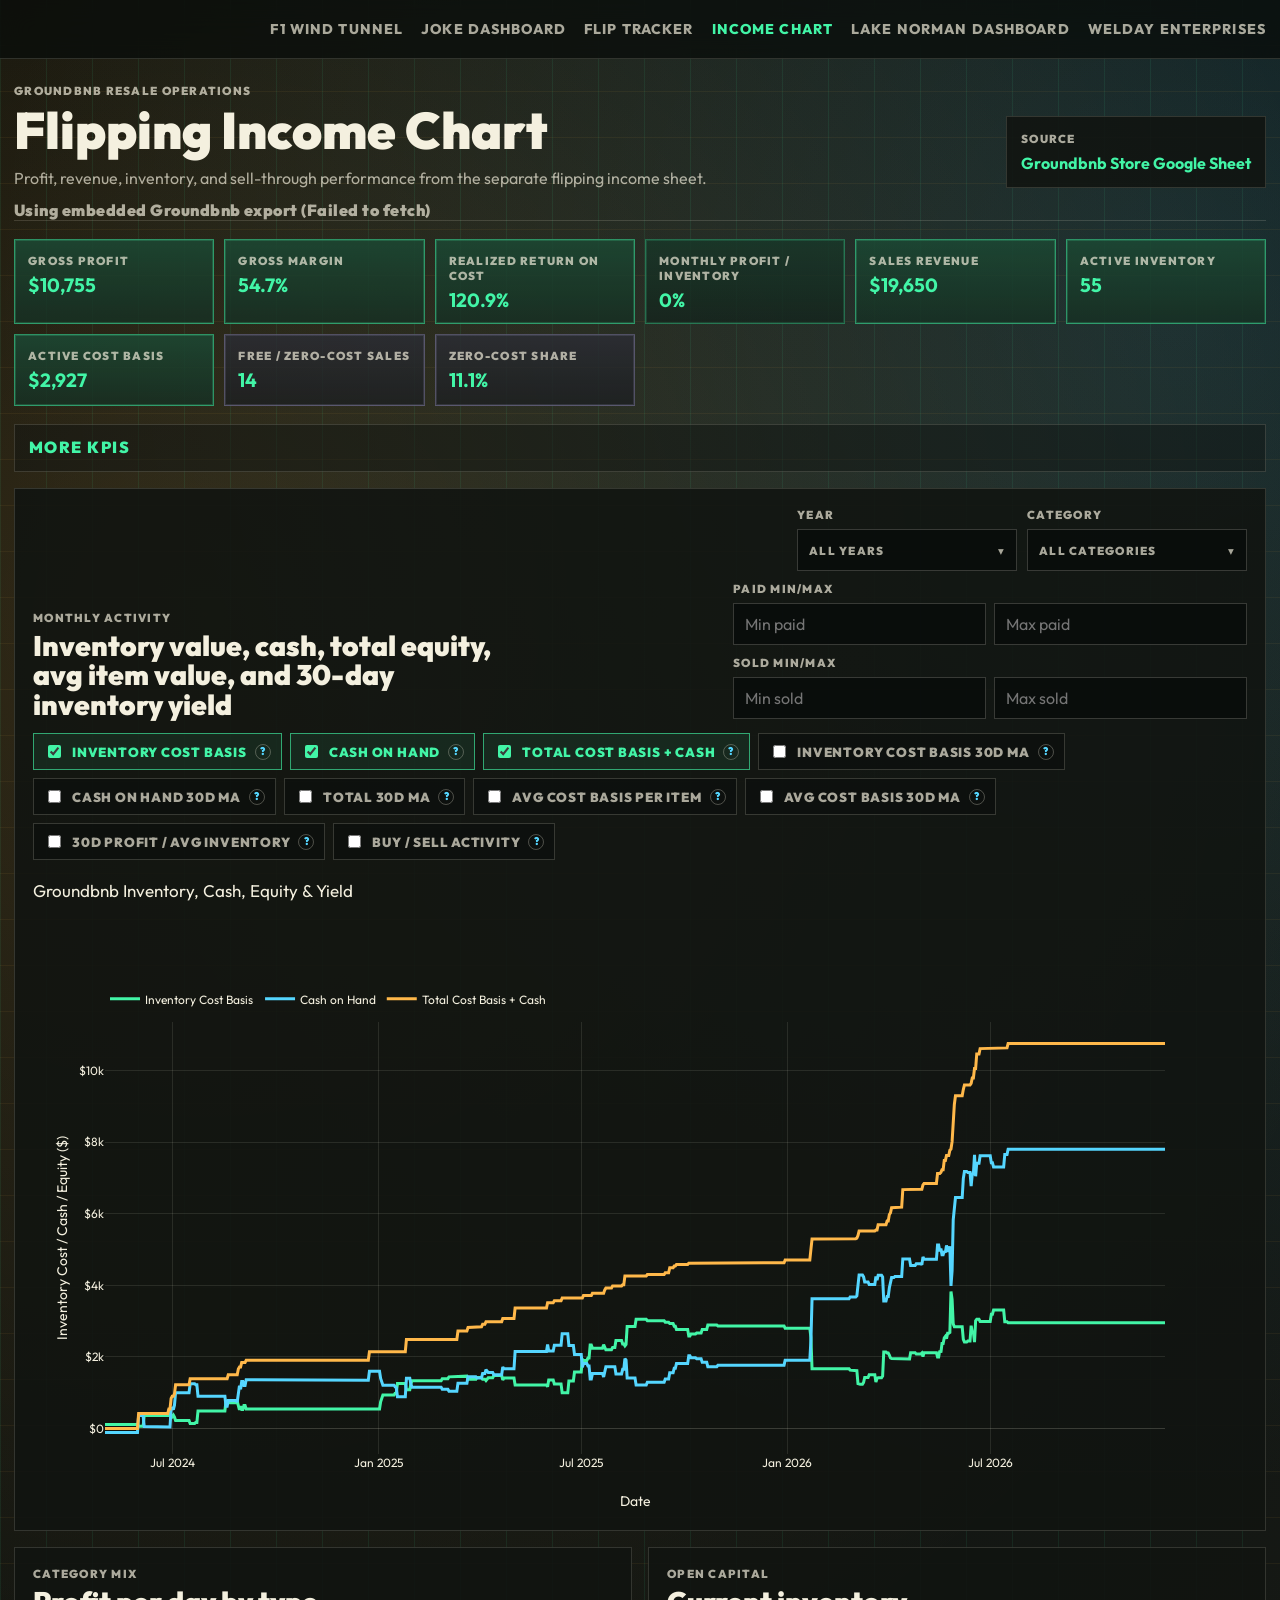
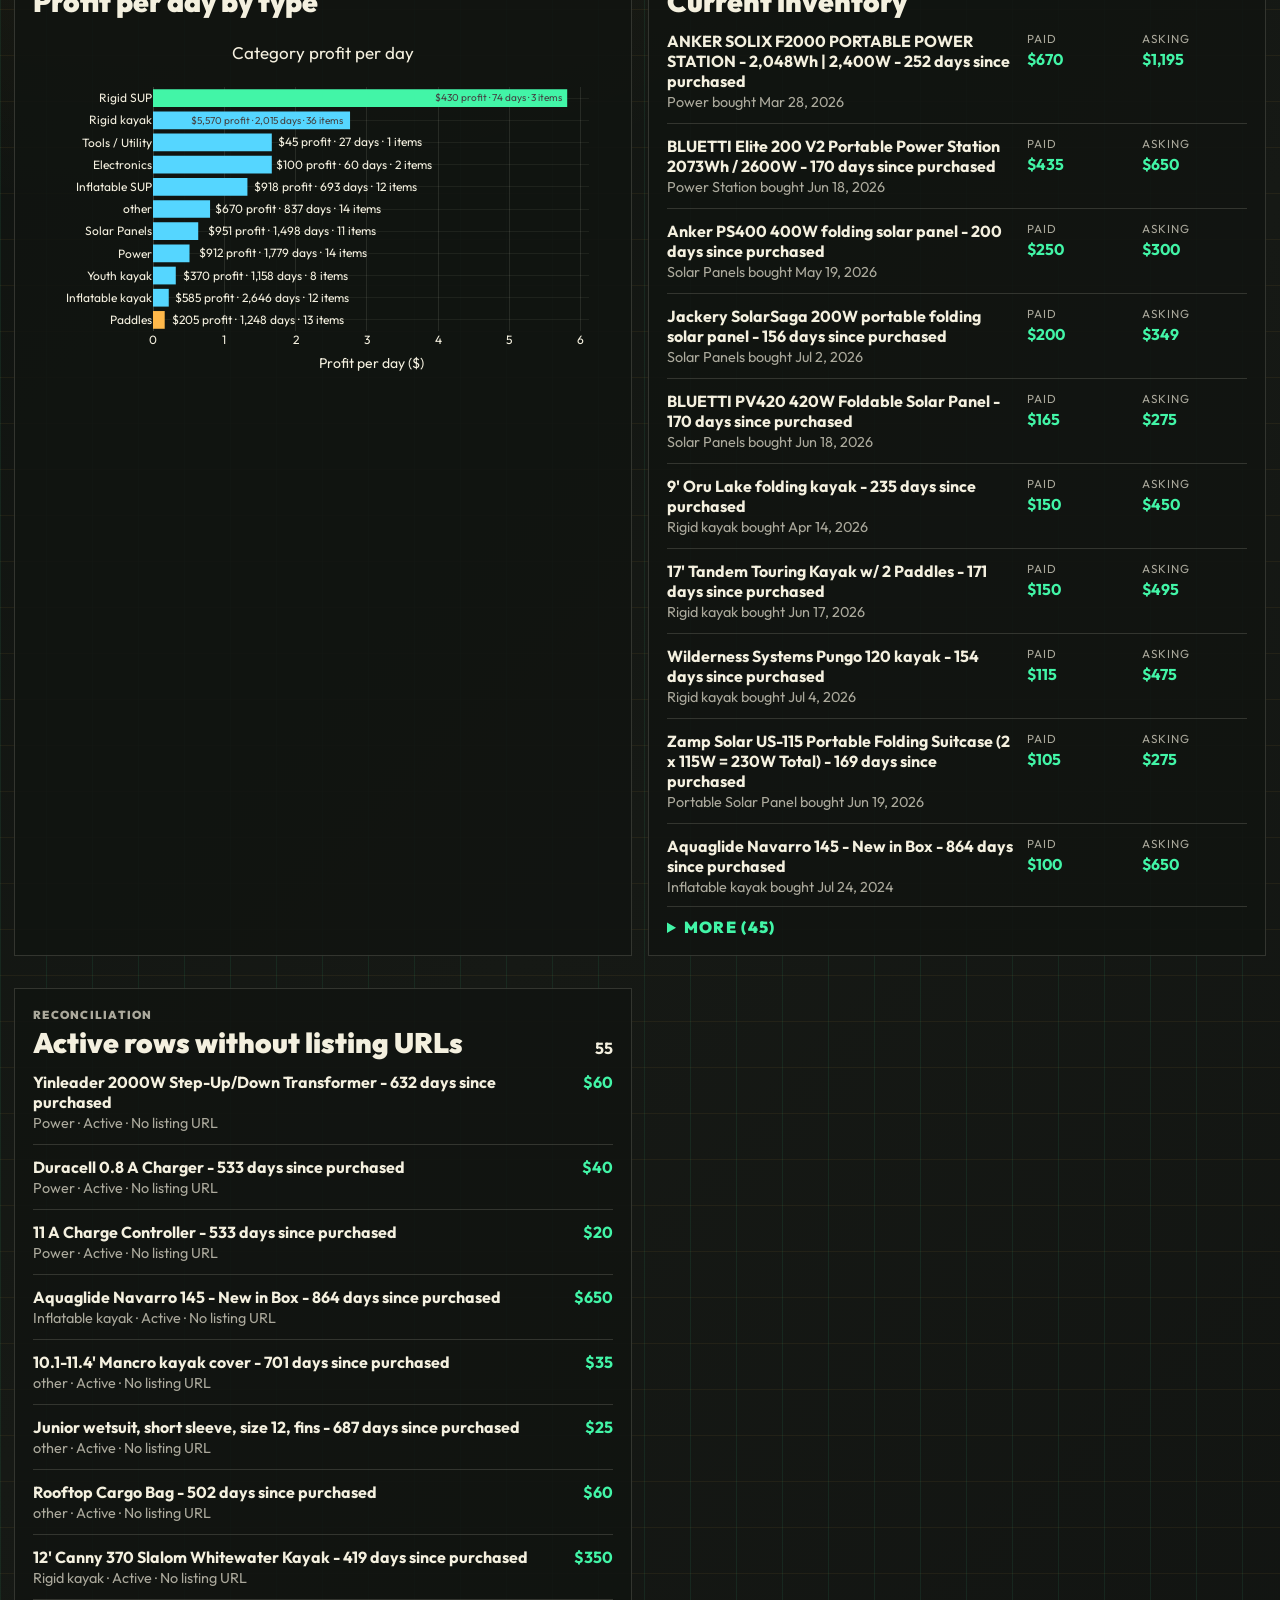
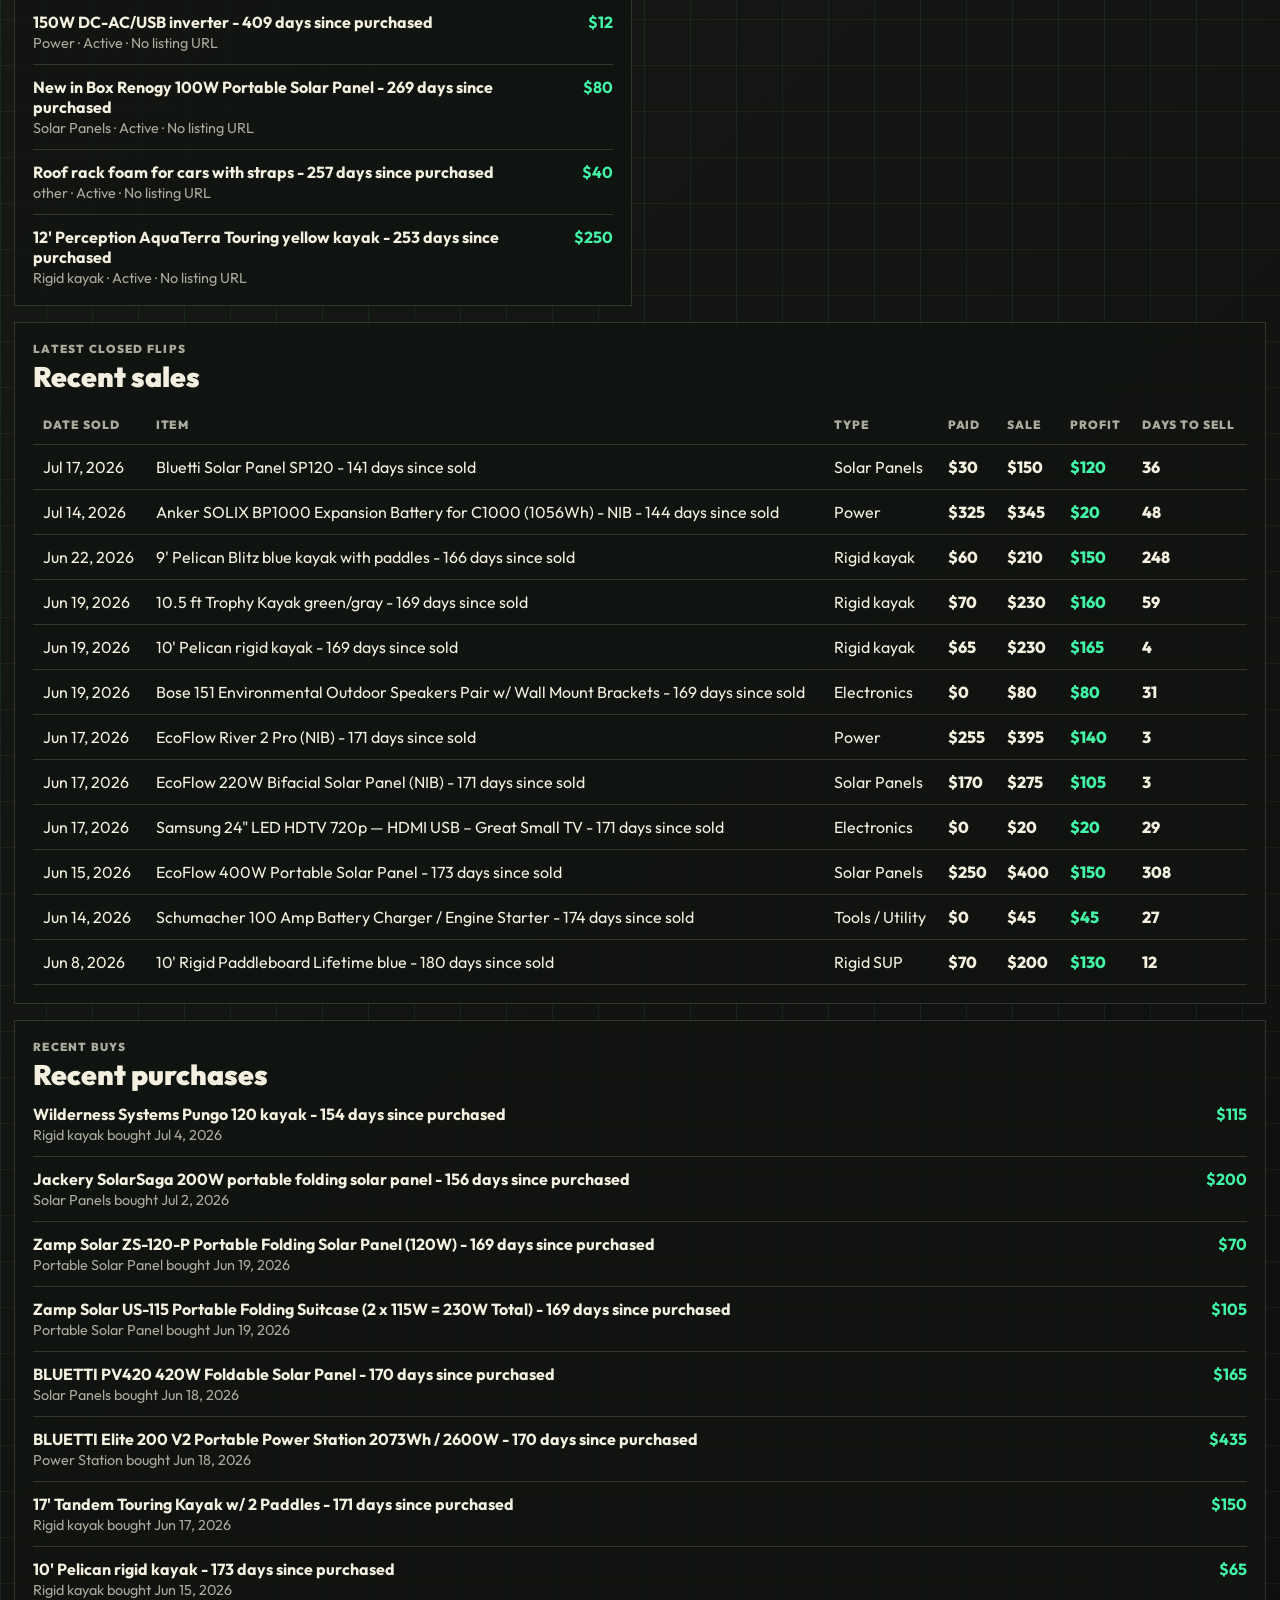
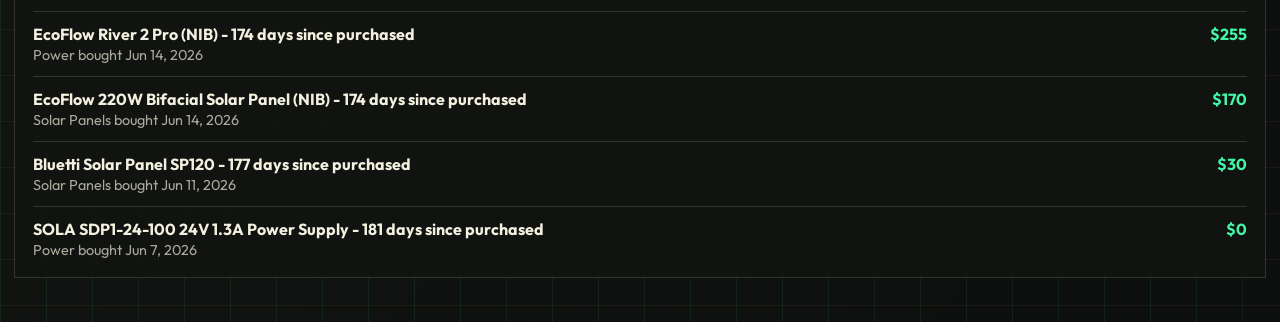
<file: Flipping Income Chart/index.html>
<!DOCTYPE html>
<html lang="en">
<head>
    <meta charset="UTF-8">
    <meta name="viewport" content="width=device-width, initial-scale=1.0">
    <title>Flipping Income Chart</title>
    <link rel="preconnect" href="https://fonts.googleapis.com">
    <link rel="preconnect" href="https://fonts.gstatic.com" crossorigin>
    <link href="https://fonts.googleapis.com/css2?family=Outfit:wght@400;600;700;800&display=swap" rel="stylesheet">
    <link rel="stylesheet" href="styles.css?v=20260723-2">
    <script src="https://cdn.plot.ly/plotly-2.35.2.min.js"></script>
</head>
<body>
    <header class="top-header">
        <nav class="header-nav" aria-label="Main menu">
            <a class="header-link" href="/hello-world.html">F1 Wind Tunnel</a>
            <a class="header-link" href="/joke-dashboard.html">Joke Dashboard</a>
            <a class="header-link" href="/flip-tracker.html">Flip Tracker</a>
            <a class="header-link active" href="/Flipping%20Income%20Chart/">Income Chart</a>
            <a class="header-link" href="https://www.perplexity.ai/computer/a/lake-norman-dashboard-hpEeo1IDQGuNEaWQGlTd8g" target="_blank" rel="noopener noreferrer">Lake Norman Dashboard</a>
            <a class="header-link" href="https://welday-ent-dashboard.lovable.app/" target="_blank" rel="noopener noreferrer">Welday Enterprises</a>
        </nav>
    </header>

    <main class="page-shell">
        <section class="hero">
            <div>
                <span class="eyebrow">Groundbnb resale operations</span>
                <h1>Flipping Income Chart</h1>
                <p>Profit, revenue, inventory, and sell-through performance from the separate flipping income sheet.</p>
                <p class="source-status" id="source-status">Embedded Groundbnb export loaded</p>
            </div>
            <div class="source-note">
                <span>Source</span>
                <strong>Groundbnb Store Google Sheet</strong>
            </div>
        </section>

        <section class="kpi-grid" aria-label="Income summary">
            <article class="kpi kpi-primary" title="Gross profit on closed flips. Revenue minus cost basis and sale-side costs."><span>Gross Profit</span><strong id="total-profit">$0</strong></article>
            <article class="kpi kpi-primary" title="Gross margin as a share of revenue. Gross profit divided by sales revenue."><span>Gross Margin</span><strong id="gross-margin">0%</strong></article>
            <article class="kpi kpi-primary" title="Gross profit divided by paid cost basis for sold items. This is realized return on cost, not annualized."><span>Realized Return on Cost</span><strong id="realized-roi">0%</strong></article>
            <article class="kpi kpi-go" title="30-day realized gross profit divided by average inventory cost basis over the same 30 days. Unit: percent per month."><span>Monthly Profit / Inventory</span><strong id="monthly-profit-inventory">0%</strong></article>
            <article class="kpi kpi-primary" title="Total sales collected from sold items in the selected scope."><span>Sales Revenue</span><strong id="sales-revenue">$0</strong></article>
            <article class="kpi kpi-primary" title="Count of active inventory items still on hand in the sheet."><span>Active Inventory</span><strong id="inventory-count">0</strong></article>
            <article class="kpi kpi-primary" title="Cash currently tied up in active inventory cost basis."><span>Active Cost Basis</span><strong id="inventory-cost">$0</strong></article>
            <article class="kpi kpi-info" title="Sold items with zero recorded purchase cost. Included in profit but excluded from return-on-capital math."><span>Free / Zero-Cost Sales</span><strong id="free-items">0</strong></article>
            <article class="kpi kpi-info" title="Share of sold units that had zero recorded purchase cost."><span>Zero-Cost Share</span><strong id="free-items-share">0%</strong></article>
        </section>

        <section class="kpi-expander" aria-label="Additional income KPIs">
            <details>
                <summary>More KPIs</summary>
                <div class="secondary-kpis">
                    <article class="kpi kpi-go" title="Number of sold assets included in the selected scope."><span>Sold Units</span><strong id="sold-count">0</strong></article>
                    <article class="kpi kpi-cyan" title="Average gross profit per sold item."><span>Average Profit</span><strong id="avg-profit">$0</strong></article>
                    <article class="kpi kpi-cyan" title="Middle gross profit among sold items, reducing the impact of unusually large or small flips."><span>Median Profit</span><strong id="median-profit">$0</strong></article>
                    <article class="kpi kpi-amber" title="Average number of days from purchase to sale."><span>Avg Days to Sell</span><strong id="avg-days">0</strong></article>
                    <article class="kpi kpi-info" title="Middle value for days to sell, which reduces the impact of outliers."><span>Median Days to Sell</span><strong id="median-days">0</strong></article>
                    <article class="kpi kpi-slate" title="Current asking value for tracked Groundbnb resale inventory. Excludes the Cadillac ELR and non-Groundbnb rows."><span>Active Asking Value</span><strong id="active-asking">$0</strong></article>
                    <article class="kpi kpi-go" title="Current asking value minus the paid cost for the same tracked Groundbnb inventory rows. Excludes the Cadillac ELR and non-Groundbnb rows."><span>Unrealized Profit</span><strong id="unrealized-profit">$0</strong></article>
                    <article class="kpi kpi-danger" title="Active inventory older than 45 days and worth reviewing for pricing or liquidation."><span>Aging Risk Units</span><strong id="aging-risk">0</strong></article>
                    <article class="kpi kpi-cyan" title="Sold units divided by sold units plus active inventory."><span>Sell-Through</span><strong id="sell-through">0%</strong></article>
                    <article class="kpi kpi-amber" title="Average markup on sold items."><span>Avg Markup</span><strong id="avg-markup">0%</strong></article>
                    <article class="kpi kpi-primary" title="Simple linear annualization of completed paid flips at their observed holding-period pace. It assumes that pace repeats, does not compound, and is not comparable to portfolio APY."><span>Annualized Flip Pace (Not APY)</span><strong id="annualized-return">0%</strong></article>
                    <article class="kpi kpi-info" title="Gross profit divided by the number of days the item was held."><span>Profit per Day Held</span><strong id="profit-per-day">$0.00</strong></article>
                    <article class="kpi kpi-slate" title="Average time active inventory has been on hand. Displays months when the average exceeds 60 days."><span>Inventory Age</span><strong id="days-in-inventory">0 days</strong></article>
                    <article class="kpi kpi-danger" title="Active inventory held for at least 365 days."><span>Inventory 1 Year+</span><strong id="inventory-one-year">0</strong></article>
                    <article class="kpi kpi-go" title="Cost basis rotations per period. Roughly how many times inventory turns over in a year."><span>Inventory Turnover</span><strong id="inventory-turnover">0x</strong></article>
                    <article class="kpi kpi-info" title="Marketplace ad count reported in the KPI export sheet."><span>Marketplace Ads</span><strong id="marketplace-ads">0</strong></article>
                    <article class="kpi kpi-danger" title="The difference between marketplace ads and tracked sheet inventory. If this is positive, ads exceed tracked rows."><span>Ad / Sheet Gap</span><strong id="ad-gap">0</strong></article>

                    <article class="kpi kpi-primary" title="Average paid price as a share of seller asking across all sold and active items with a recorded asking price."><span>Average Paid % of Seller Asking</span><strong id="avg-paid-percent-seller-asking">0%</strong></article>
                </div>
            </details>
        </section>

        <section class="panel chart-panel">
            <div class="panel-heading">
                <div>
                    <span class="eyebrow">Monthly activity</span>
                    <h2>Inventory value, cash, total equity, avg item value, and 30-day inventory yield</h2>
                </div>
                <div class="filters">
                    <div class="multi-filter" id="year-filter-wrap">
                        <span>Year</span>
                        <button id="year-filter-button" class="multi-filter-button" type="button" aria-haspopup="true" aria-expanded="false">
                            <span id="year-filter-label">All years</span>
                            <span class="multi-filter-caret">▾</span>
                        </button>
                        <div id="year-filter-panel" class="multi-filter-panel" hidden></div>
                    </div>
                    <div class="multi-filter" id="category-filter-wrap">
                        <span>Category</span>
                        <button id="category-filter-button" class="multi-filter-button" type="button" aria-haspopup="true" aria-expanded="false">
                            <span id="category-filter-label">All categories</span>
                            <span class="multi-filter-caret">▾</span>
                        </button>
                        <div id="category-filter-panel" class="multi-filter-panel" hidden></div>
                    </div>
                    <label class="range-filter">
                        <span>Paid min/max</span>
                        <div class="range-inputs">
                            <input id="paid-min-filter" type="number" inputmode="decimal" placeholder="Min paid" aria-label="Minimum price paid">
                            <input id="paid-max-filter" type="number" inputmode="decimal" placeholder="Max paid" aria-label="Maximum price paid">
                        </div>
                    </label>
                    <label class="range-filter">
                        <span>Sold min/max</span>
                        <div class="range-inputs">
                            <input id="sold-min-filter" type="number" inputmode="decimal" placeholder="Min sold" aria-label="Minimum sale price">
                            <input id="sold-max-filter" type="number" inputmode="decimal" placeholder="Max sold" aria-label="Maximum sale price">
                        </div>
                    </label>
                </div>
            </div>
            <div id="trace-controls" class="trace-controls" aria-label="Chart trace selectors"></div>
            <div id="income-chart" class="plotly-chart" aria-label="Inventory value and cash chart"></div>
        </section>

        <section class="split-grid">
            <article class="panel">
                <div class="panel-heading">
                    <div>
                        <span class="eyebrow">Category mix</span>
                        <h2>Profit per day by type</h2>
                    </div>
                </div>
                <div id="type-bars" class="plotly-chart" style="min-height: 340px;"></div>
            </article>

            <article class="panel">
                <div class="panel-heading">
                    <div>
                        <span class="eyebrow">Open capital</span>
                        <h2>Current inventory</h2>
                    </div>
                </div>
                <div id="inventory-preview" class="inventory-list"></div>
                <details class="list-expander" id="inventory-expander">
                    <summary><span id="inventory-more-label">More</span></summary>
                    <div id="inventory-list" class="inventory-list"></div>
                </details>
            </article>

            <article class="panel">
                <div class="panel-heading">
                    <div>
                        <span class="eyebrow">Reconciliation</span>
                        <h2>Active rows without listing URLs</h2>
                    </div>
                    <strong id="reconciliation-count">0</strong>
                </div>
                <div id="reconciliation-list" class="inventory-list"></div>
            </article>
        </section>

        <section class="panel">
            <div class="panel-heading">
                <div>
                    <span class="eyebrow">Latest closed flips</span>
                    <h2>Recent sales</h2>
                </div>
            </div>
            <div class="table-wrap">
                <table>
                    <thead>
                        <tr>
                            <th>Date Sold</th>
                            <th>Item</th>
                            <th>Type</th>
                            <th>Paid</th>
                            <th>Sale</th>
                            <th>Profit</th>
                            <th title="Pulled from the Sales Ledger tab in the Groundbnb Store Google Sheet">Days to Sell</th>
                        </tr>
                    </thead>
                    <tbody id="recent-sales"></tbody>
                </table>
            </div>
        </section>

        <section class="panel">
            <div class="panel-heading">
                <div>
                    <span class="eyebrow">Recent buys</span>
                    <h2>Recent purchases</h2>
                </div>
            </div>
            <div id="recent-purchases" class="inventory-list"></div>
        </section>
    </main>

    <script src="data.js?v=20260717-1"></script>
    <script src="script.js?v=20260723-4"></script>
</body>
</html>
</file>
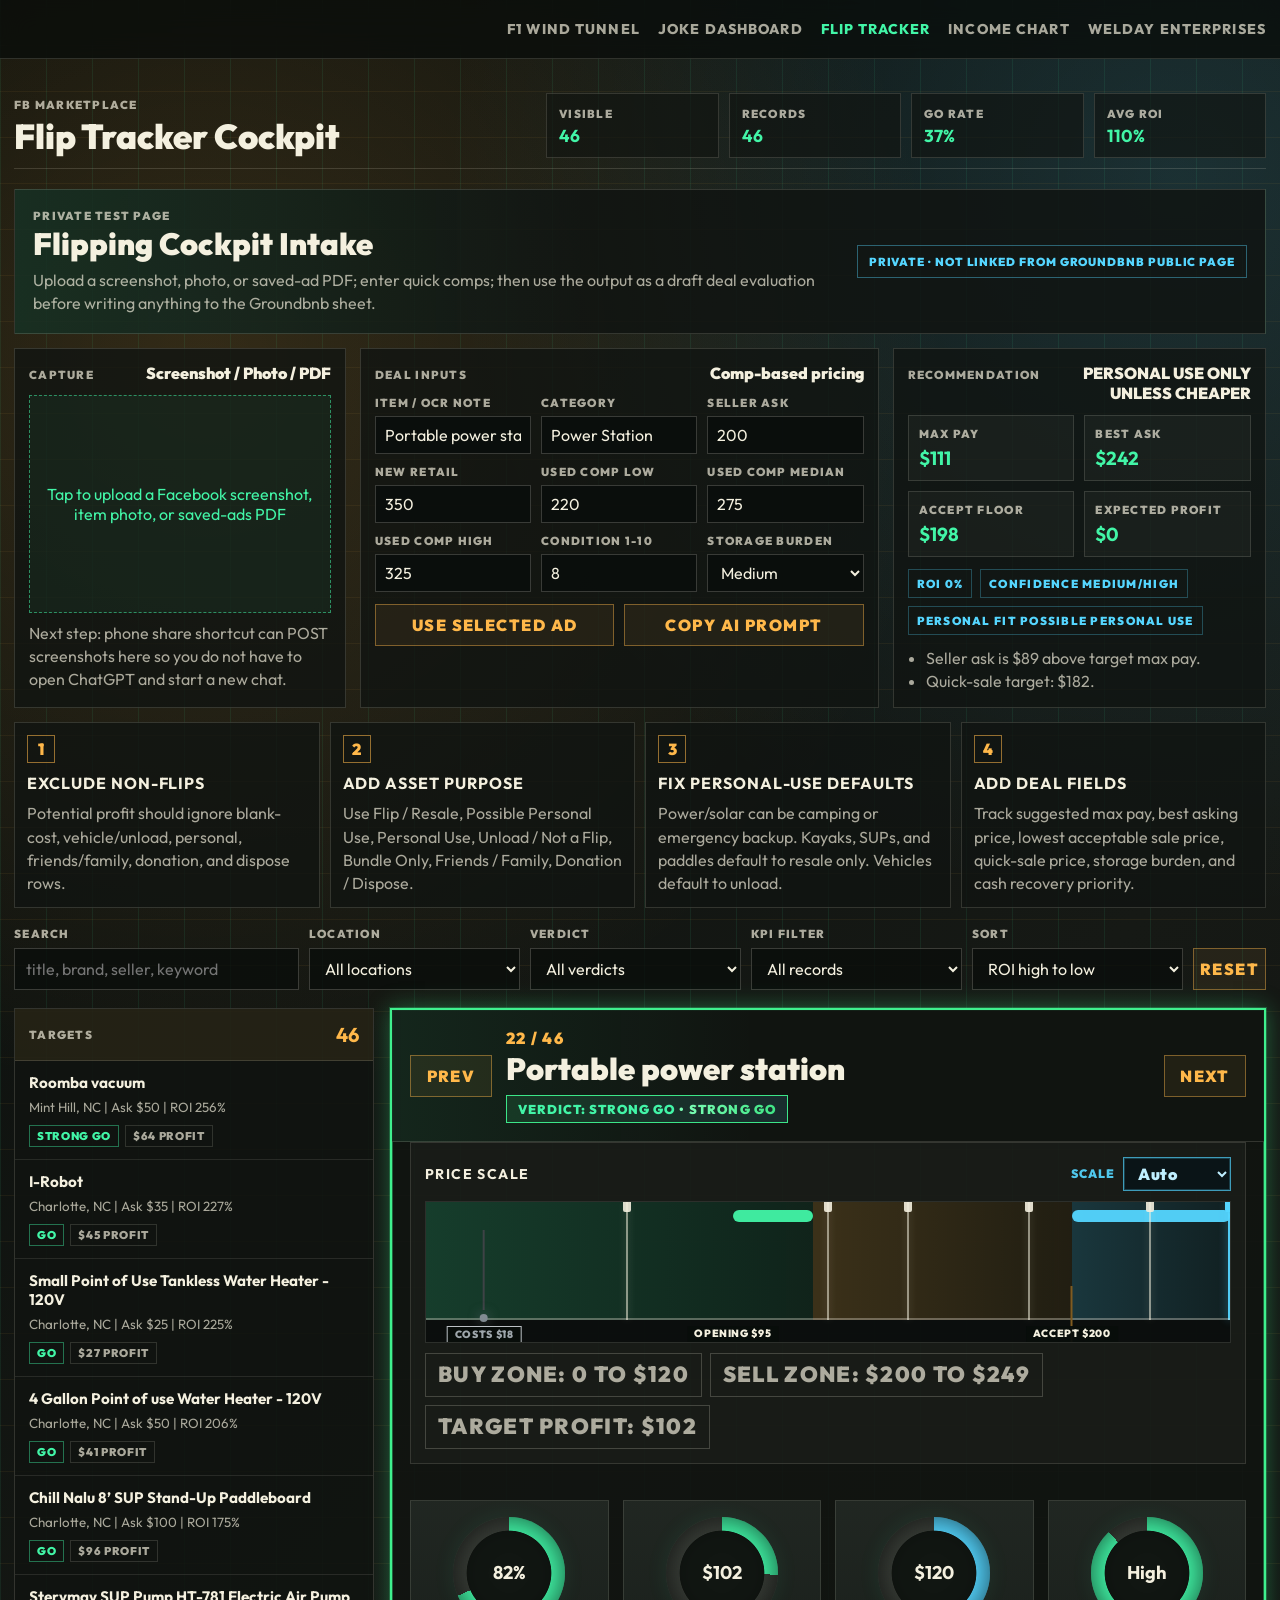
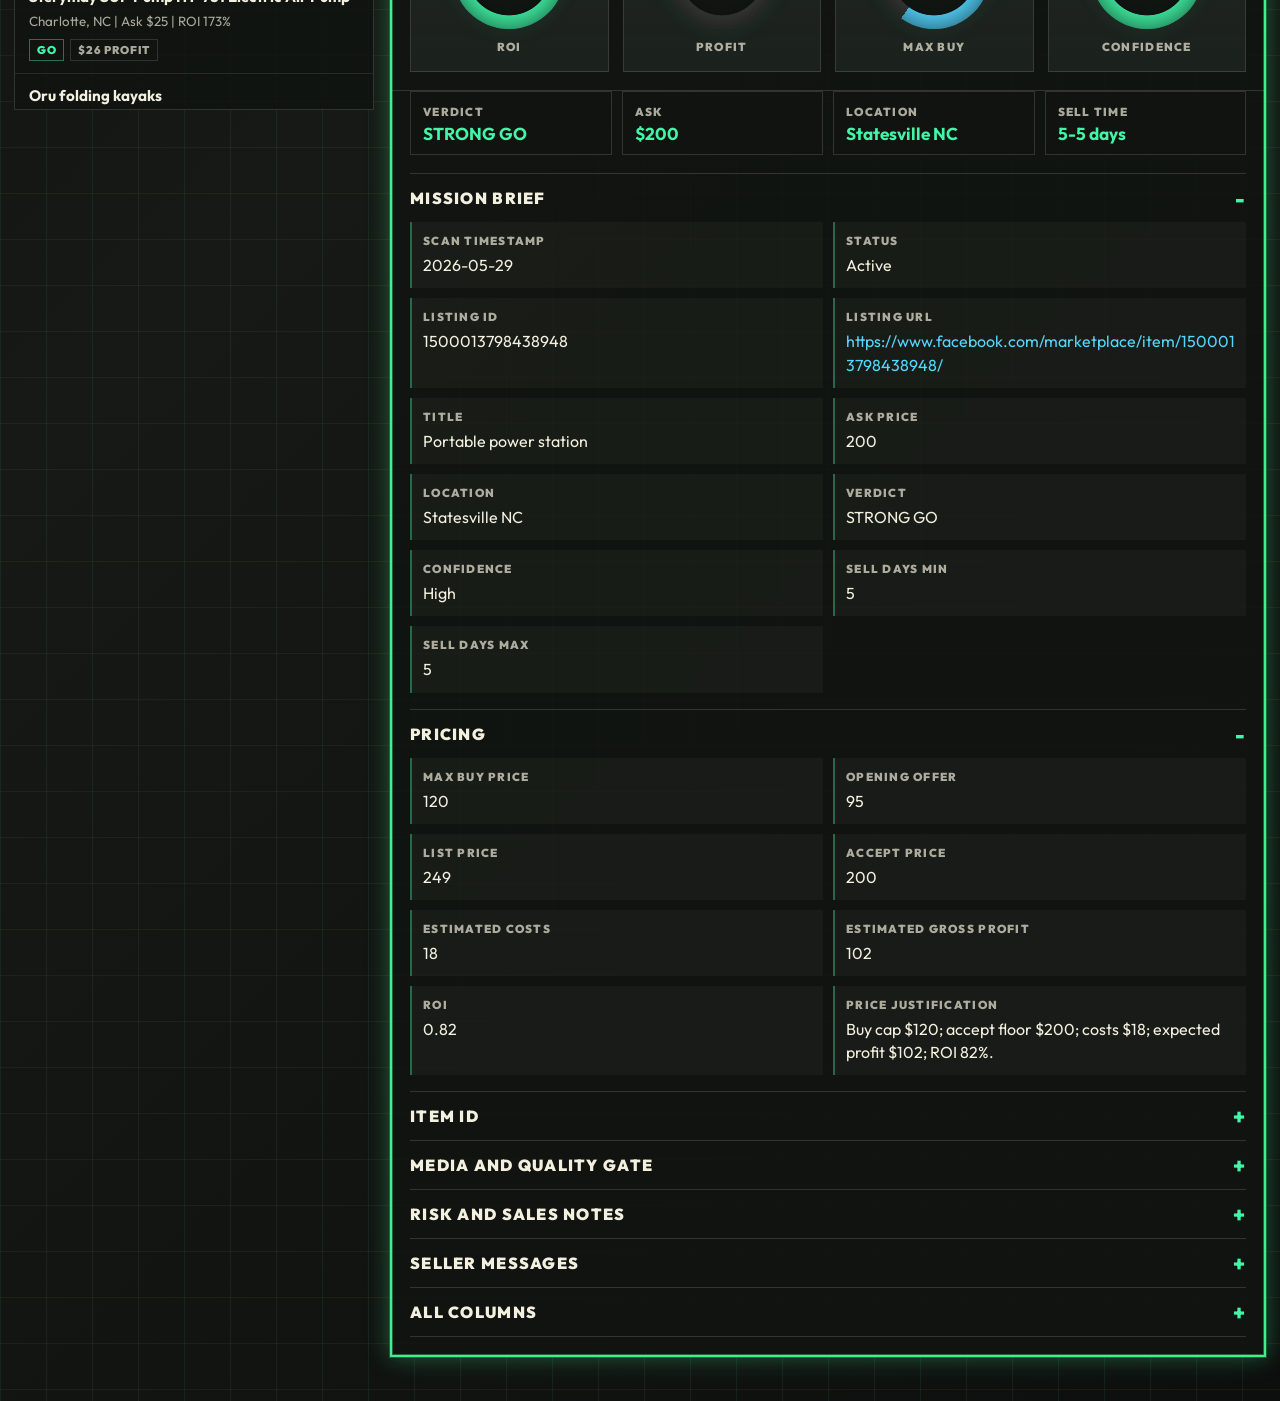
<file: flip-tracker.html>
<!DOCTYPE html>
<html lang="en">
<head>
    <meta charset="UTF-8">
    <meta name="viewport" content="width=device-width, initial-scale=1.0">
    <title>Flip Tracker Cockpit</title>
    <link rel="preconnect" href="https://fonts.googleapis.com">
    <link rel="preconnect" href="https://fonts.gstatic.com" crossorigin>
    <link href="https://fonts.googleapis.com/css2?family=Outfit:wght@400;600;700;900&display=swap" rel="stylesheet">
    <link rel="stylesheet" href="flip-tracker.css?v=20260530-1">
</head>
<body>
    <header class="top-header">
        <nav class="header-nav" aria-label="Main menu">
            <a class="header-link" href="/hello-world.html">F1 Wind Tunnel</a>
            <a class="header-link" href="/joke-dashboard.html">Joke Dashboard</a>
            <a class="header-link active" href="/flip-tracker.html">Flip Tracker</a>
            <a class="header-link" href="/Flipping%20Income%20Chart/">Income Chart</a>
            <a class="header-link" href="https://welday-ent-dashboard.lovable.app/venture/groundbnb/app/3" target="_blank" rel="noopener noreferrer">Welday Enterprises</a>
        </nav>
    </header>

    <main class="cockpit-shell">
        <section class="mission-bar" aria-label="Tracker summary">
            <div class="mission-title">
                <span>FB Marketplace</span>
                <h1>Flip Tracker Cockpit</h1>
            </div>
            <div class="mission-kpis" aria-label="Summary KPIs">
                <div><span>Visible</span><strong id="visible-count">0</strong></div>
                <div><span>Records</span><strong id="total-count">0</strong></div>
                <div><span>GO Rate</span><strong id="go-rate">0%</strong></div>
                <div><span>Avg ROI</span><strong id="avg-roi">0%</strong></div>
            </div>
        </section>

        <section class="private-cockpit" aria-label="Private flipping cockpit intake">
            <div class="cockpit-hero-card">
                <div>
                    <span class="eyebrow">Private test page</span>
                    <h2>Flipping Cockpit Intake</h2>
                    <p>Upload a screenshot, photo, or saved-ad PDF; enter quick comps; then use the output as a draft deal evaluation before writing anything to the Groundbnb sheet.</p>
                </div>
                <div class="privacy-pill">Private · not linked from Groundbnb public page</div>
            </div>

            <div class="cockpit-tool-grid">
                <article class="cockpit-card upload-card">
                    <div class="card-heading">
                        <span>Capture</span>
                        <strong>Screenshot / Photo / PDF</strong>
                    </div>
                    <label class="upload-drop" for="cockpit-file-input">
                        <input id="cockpit-file-input" type="file" accept="image/*,.pdf">
                        <span id="cockpit-file-label">Tap to upload a Facebook screenshot, item photo, or saved-ads PDF</span>
                        <img id="cockpit-preview" alt="Uploaded item preview" hidden>
                    </label>
                    <p class="helper-copy">Next step: phone share shortcut can POST screenshots here so you do not have to open ChatGPT and start a new chat.</p>
                </article>

                <article class="cockpit-card evaluation-card">
                    <div class="card-heading">
                        <span>Deal Inputs</span>
                        <strong>Comp-based pricing</strong>
                    </div>
                    <div class="input-grid compact">
                        <label><span>Item / OCR note</span><input id="cockpit-item-name" value="Portable power station"></label>
                        <label><span>Category</span><input id="cockpit-category" value="Power Station"></label>
                        <label><span>Seller ask</span><input id="cockpit-seller-ask" type="number" inputmode="decimal" value="200"></label>
                        <label><span>New retail</span><input id="cockpit-retail" type="number" inputmode="decimal" value="350"></label>
                        <label><span>Used comp low</span><input id="cockpit-used-low" type="number" inputmode="decimal" value="220"></label>
                        <label><span>Used comp median</span><input id="cockpit-used-median" type="number" inputmode="decimal" value="275"></label>
                        <label><span>Used comp high</span><input id="cockpit-used-high" type="number" inputmode="decimal" value="325"></label>
                        <label><span>Condition 1-10</span><input id="cockpit-condition" type="number" inputmode="decimal" min="1" max="10" value="8"></label>
                        <label><span>Storage burden</span><select id="cockpit-storage"><option>Low</option><option selected>Medium</option><option>High</option><option>Very High</option></select></label>
                    </div>
                    <div class="cockpit-actions">
                        <button id="use-selected-record" class="reset-btn" type="button">Use Selected Ad</button>
                        <button id="copy-cockpit-prompt" class="nav-btn" type="button">Copy AI Prompt</button>
                    </div>
                </article>

                <article class="cockpit-card result-card">
                    <div class="card-heading">
                        <span>Recommendation</span>
                        <strong id="cockpit-recommendation">-</strong>
                    </div>
                    <div class="result-grid">
                        <div><span>Max pay</span><strong id="cockpit-max-pay">$0</strong></div>
                        <div><span>Best ask</span><strong id="cockpit-best-ask">$0</strong></div>
                        <div><span>Accept floor</span><strong id="cockpit-accept-floor">$0</strong></div>
                        <div><span>Expected profit</span><strong id="cockpit-profit">$0</strong></div>
                    </div>
                    <div class="result-meta">
                        <span id="cockpit-roi">ROI -</span>
                        <span id="cockpit-confidence">Confidence -</span>
                        <span id="cockpit-personal-fit">Personal fit -</span>
                    </div>
                    <ul id="cockpit-risk-notes" class="risk-list"></ul>
                </article>
            </div>

            <div class="cleanup-grid" aria-label="Spreadsheet cleanup recommendations">
                <article class="cleanup-card"><span>1</span><strong>Exclude non-flips</strong><p>Potential profit should ignore blank-cost, vehicle/unload, personal, friends/family, donation, and dispose rows.</p></article>
                <article class="cleanup-card"><span>2</span><strong>Add Asset Purpose</strong><p>Use Flip / Resale, Possible Personal Use, Personal Use, Unload / Not a Flip, Bundle Only, Friends / Family, Donation / Dispose.</p></article>
                <article class="cleanup-card"><span>3</span><strong>Fix personal-use defaults</strong><p>Power/solar can be camping or emergency backup. Kayaks, SUPs, and paddles default to resale only. Vehicles default to unload.</p></article>
                <article class="cleanup-card"><span>4</span><strong>Add deal fields</strong><p>Track suggested max pay, best asking price, lowest acceptable sale price, quick-sale price, storage burden, and cash recovery priority.</p></article>
            </div>
        </section>

        <section class="control-deck" aria-label="Filters and sorting">
            <label>
                <span>Search</span>
                <input id="search-input" type="search" placeholder="title, brand, seller, keyword">
            </label>
            <label>
                <span>Location</span>
                <select id="location-filter"></select>
            </label>
            <label>
                <span>Verdict</span>
                <select id="verdict-filter"></select>
            </label>
            <label>
                <span>KPI Filter</span>
                <select id="kpi-filter">
                    <option value="all">All records</option>
                    <option value="go">GO only</option>
                    <option value="roi60">ROI 60%+</option>
                    <option value="profit50">Profit $50+</option>
                    <option value="ask100">Ask $100 or less</option>
                    <option value="caution">Caution / no-go</option>
                </select>
            </label>
            <label>
                <span>Sort</span>
                <select id="sort-select">
                    <option value="roi-desc">ROI high to low</option>
                    <option value="profit-desc">Profit high to low</option>
                    <option value="ask-asc">Ask low to high</option>
                    <option value="ask-desc">Ask high to low</option>
                    <option value="maxbuy-asc">Max buy low to high</option>
                    <option value="days-asc">Fastest sell time</option>
                    <option value="location-asc">Location A-Z</option>
                    <option value="title-asc">Title A-Z</option>
                </select>
            </label>
            <button class="reset-btn" id="reset-filters" type="button">Reset</button>
        </section>

        <section class="review-grid" aria-label="Record review">
            <aside class="record-rail" aria-label="Filtered records">
                <div class="rail-header">
                    <span>Targets</span>
                    <strong id="rail-count">0</strong>
                </div>
                <div id="record-list" class="record-list"></div>
            </aside>

            <article class="record-panel" aria-live="polite">
                <div class="record-toolbar">
                    <button id="prev-record" class="nav-btn" type="button" aria-label="Previous record">Prev</button>
                    <div>
                        <span id="record-position" class="record-position">0 / 0</span>
                        <h2 id="record-title">No records</h2>
                        <div id="verdict-indicator" class="verdict-indicator">Verdict: -</div>
                    </div>
                    <button id="next-record" class="nav-btn" type="button" aria-label="Next record">Next</button>
                </div>

                <section class="price-scale-panel" aria-label="Price KPI scale">
                    <div class="price-scale-header">
                        <h3>Price Scale</h3>
                        <div class="scale-max-control">
                            <label for="scale-max-select">Scale</label>
                            <select id="scale-max-select">
                                <option value="auto" selected>Auto</option>
                                <option value="100">100</option>
                                <option value="500">500</option>
                                <option value="1000">1000</option>
                                <option value="2000">2000</option>
                                <option value="5000">5000</option>
                            </select>
                        </div>
                    </div>
                    <div class="price-scale-wrap" id="price-scale-wrap">
                        <div class="zone buy-zone" id="buy-zone"></div>
                        <div class="zone caution-zone" id="caution-zone"></div>
                        <div class="zone sell-zone" id="sell-zone"></div>
                        <div class="range-band buy-band" id="buy-band"></div>
                        <div class="range-band sell-band" id="sell-band"></div>
                        <div id="price-guides" class="price-guides"></div>
                        <div class="price-axis"></div>
                        <div id="price-markers" class="price-markers"></div>
                    </div>
                    <div id="price-scale-legend" class="price-scale-legend"></div>
                </section>

                <div class="hud-strip" aria-label="Primary metrics">
                    <div class="gauge">
                        <div class="gauge-face" id="roi-gauge"><strong id="roi-value">0%</strong></div>
                        <span>ROI</span>
                    </div>
                    <div class="gauge">
                        <div class="gauge-face" id="profit-gauge"><strong id="profit-value">$0</strong></div>
                        <span>Profit</span>
                    </div>
                    <div class="gauge">
                        <div class="gauge-face" id="buy-gauge"><strong id="buy-value">$0</strong></div>
                        <span>Max Buy</span>
                    </div>
                    <div class="gauge">
                        <div class="gauge-face" id="confidence-gauge"><strong id="confidence-value">-</strong></div>
                        <span>Confidence</span>
                    </div>
                </div>

                <div class="quick-read" aria-label="Quick record facts">
                    <div><span>Verdict</span><strong id="quick-verdict">-</strong></div>
                    <div><span>Ask</span><strong id="quick-ask">-</strong></div>
                    <div><span>Location</span><strong id="quick-location">-</strong></div>
                    <div><span>Sell Time</span><strong id="quick-days">-</strong></div>
                </div>

                <div id="accordion-zone" class="accordion-zone"></div>
            </article>
        </section>
    </main>

    <script src="flip-tracker-data.js?v=20260530-1"></script>
    <script src="flip-tracker.js?v=20260530-1"></script>
</body>
</html>
</file>
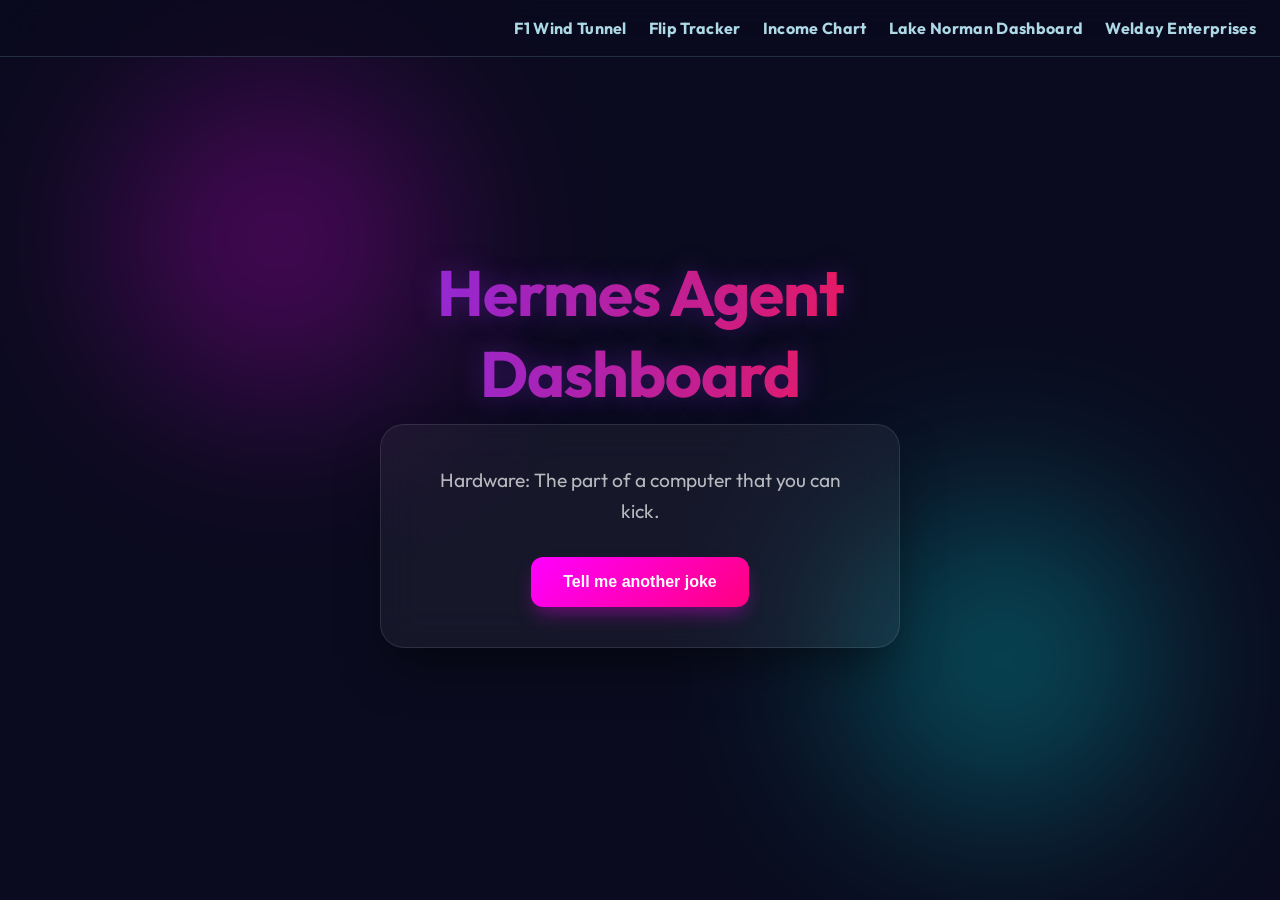
<file: joke-dashboard.html>
<!DOCTYPE html>
<html lang="en">
<head>
    <meta charset="UTF-8">
    <meta name="viewport" content="width=device-width, initial-scale=1.0">
    <title>Hermes Joke Dashboard</title>
    <link rel="preconnect" href="https://fonts.googleapis.com">
    <link rel="preconnect" href="https://fonts.gstatic.com" crossorigin>
    <link href="https://fonts.googleapis.com/css2?family=Outfit:wght@300;400;700&display=swap" rel="stylesheet">
    <link rel="stylesheet" type="text/css" href="joke-dashboard.css?v=joke-dashboard-restored-20260525">
</head>
<body>
    <header class="top-header">
        <nav class="header-nav" aria-label="Main menu">
            <a class="header-link" href="/hello-world.html">F1 Wind Tunnel</a>
            <a class="header-link" href="/flip-tracker.html">Flip Tracker</a>
            <a class="header-link" href="/Flipping%20Income%20Chart/">Income Chart</a>
            <a class="header-link" href="https://www.perplexity.ai/computer/a/lake-norman-dashboard-hpEeo1IDQGuNEaWQGlTd8g" target="_blank" rel="noopener noreferrer">Lake Norman Dashboard</a>
            <a class="header-link" href="https://welday-ent-dashboard.lovable.app/venture/groundbnb/app/3" target="_blank" rel="noopener noreferrer">Welday Enterprises</a>
        </nav>
    </header>
    <main class="container">
        <h1 id="main-title">Hermes Agent Dashboard</h1>
        <div class="glass-card" id="info-card">
            <p id="joke-display" style="font-size: 1.2rem; min-height: 3em; display: flex; align-items: center; justify-content: center;"></p>
            <button class="action-btn" id="new-joke-button" type="button">Tell me another joke</button>
        </div>
    </main>

    <script>
        const jokes = [
            "Why do programmers prefer dark mode?<br>Because light attracts bugs.",
            "How many programmers does it take to change a light bulb?<br>None, that's a hardware problem.",
            "There are 10 types of people in the world: those who understand binary, and those who don't.",
            "I'd tell you a UDP joke, but you might not get it.",
            "What's a programmer's favorite hangout place?<br>Foo Bar.",
            "Why did the programmer quit his job?<br>Because he didn't get arrays.",
            "Real programmers count from 0.",
            "A SQL query goes into a bar, walks up to two tables and asks... 'Can I join you?'",
            "How do you comfort a JavaScript bug?<br>You console it.",
            "An SEO expert walks into a bar, bars, pub, tavern, public house, Irish pub, drinks, beer, alcohol.",
            "Why did the developer go broke?<br>Because he used up all his cache.",
            "Why are Assembly programmers always soaking wet?<br>They work below C-level.",
            "There's no place like 127.0.0.1.",
            "To understand what recursion is, you must first understand recursion.",
            "I've got a great joke about a blocked process, but I'm still waiting to tell it.",
            "Why did the programmer get stuck in the shower?<br>The instructions said: Lather, Rinse, Repeat.",
            "Programmer (noun.) - A machine that turns coffee into code.",
            "A programmer puts two glasses on his bedside table before going to sleep. A full one, in case he gets thirsty, and an empty one, in case he doesn't.",
            "What is the most used language in programming?<br>Profanity.",
            "Why do Java programmers have to wear glasses?<br>Because they don't C#.",
            "Debugging: Removing the needles from the haystack.",
            "Software developers like to solve problems. If there are no problems handily available, they will create their own problems.",
            "Algorithm: Word used by programmers when they do not want to explain what they did.",
            "Hardware: The part of a computer that you can kick.",
            "I would love to change the world, but they won't give me the source code.",
            "There is no CTRL-Z in life.",
            "A programmer's wife tells him: 'Go to the store and buy a loaf of bread. If they have eggs, buy a dozen.' The programmer returns with 12 loaves.",
            "Programming is like sex: One mistake and you have to support it for the rest of your life.",
            "Unix is user-friendly. It's just very particular about who its friends are.",
            "I tried to explain to my computer that I needed a break, but it didn't compute.",
            "My code doesn't work, I have no idea why. My code works, I have no idea why.",
            "Any fool can write code that a computer can understand. Good programmers write code that humans can understand.",
            "If at first you don't succeed, call it version 1.0.",
            "Programmers don't die, they just branch to a new address.",
            "The best thing about a boolean is even if you are wrong, you are only off by a bit.",
            "Why did the edge server cross the road? To get to the other node.",
            "A clean desk is a sign of a cluttered desk drawer.",
            "I'm not a slacker, my code is just compiling.",
            "Computers are fast; developers keep them slow.",
            "I have a joke about a time-traveler, but you didn't like it.",
            "Why was the JavaScript developer sad?<br>Because they didn't Node how to Express themselves.",
            "Why did the function break up with the variable?<br>It found too many unresolved dependencies.",
            "Why was the computer cold?<br>It left its Windows open.",
            "Why do Python programmers wear glasses?<br>Because they can't C.",
            "What's a database administrator's favorite exercise?<br>Table joins.",
            "Why did the CSS developer go to therapy?<br>Too many unresolved margins.",
            "Why did the HTML tag feel lonely?<br>It had no body.",
            "Why did the Git repository get promoted?<br>It had a lot of commits.",
            "Why did the AI cross the road?<br>It predicted there was a chicken on the other side.",
            "I told my computer I needed space.<br>It gave me a 1TB external drive.",
            "Why did the frontend developer panic?<br>The button was centered on the first try.",
            "Why are programmers bad at hide and seek?<br>Because good luck hiding when everything is in plain text.",
            "What did the server say after a long day?<br>I need to cache out.",
            "Why did the regex quit its job?<br>It couldn't handle all the character issues."
        ];

        document.addEventListener("DOMContentLoaded", () => {
            const jokeDisplay = document.getElementById("joke-display");
            const newJokeButton = document.getElementById("new-joke-button");
            let lastJokeIndex = -1;

            const showRandomJoke = () => {
                let randomIndex = Math.floor(Math.random() * jokes.length);
                if (jokes.length > 1) {
                    while (randomIndex === lastJokeIndex) {
                        randomIndex = Math.floor(Math.random() * jokes.length);
                    }
                }
                lastJokeIndex = randomIndex;
                jokeDisplay.innerHTML = jokes[randomIndex];
            };

            newJokeButton.addEventListener("click", showRandomJoke);
            showRandomJoke();
        });
    </script>
</body>
</html>
</file>
<file: Flipping Income Chart/styles.css>
:root {
    --ink: #f4f0df;
    --muted: rgba(244, 240, 223, 0.68);
    --panel: rgba(16, 20, 17, 0.88);
    --panel-2: rgba(26, 31, 28, 0.92);
    --line: rgba(244, 240, 223, 0.15);
    --hud: #42f5a7;
    --amber: #ffb84a;
    --danger: #ff4d5a;
    --cyan: #55d6ff;
    --runway: #0b0e0d;
}

* {
    box-sizing: border-box;
}

body {
    margin: 0;
    min-height: 100vh;
    color: var(--ink);
    font-family: "Outfit", system-ui, sans-serif;
    background:
        linear-gradient(90deg, rgba(66, 245, 167, 0.08) 1px, transparent 1px) 0 0 / 46px 46px,
        linear-gradient(0deg, rgba(255, 184, 74, 0.06) 1px, transparent 1px) 0 0 / 46px 46px,
        radial-gradient(circle at 16% 12%, rgba(255, 184, 74, 0.16), transparent 26%),
        radial-gradient(circle at 92% 6%, rgba(85, 214, 255, 0.14), transparent 24%),
        linear-gradient(135deg, #090d0b 0%, #161915 48%, #0d0f0e 100%);
}

button,
input,
select {
    font: inherit;
}

.top-header {
    position: sticky;
    top: 0;
    z-index: 20;
    border-bottom: 1px solid var(--line);
    background: rgba(9, 13, 11, 0.78);
    backdrop-filter: blur(14px);
}

.header-nav {
    width: min(1480px, calc(100% - 28px));
    min-height: 58px;
    margin: 0 auto;
    display: flex;
    align-items: center;
    justify-content: flex-end;
    gap: 18px;
    flex-wrap: wrap;
}

.header-link {
    color: var(--muted);
    text-decoration: none;
    font-weight: 800;
    font-size: 0.88rem;
    text-transform: uppercase;
    letter-spacing: 0.08em;
}

.header-link:hover,
.header-link:focus-visible,
.header-link.active {
    color: var(--hud);
    outline: none;
}

.page-shell {
    width: min(1480px, calc(100% - 28px));
    margin: 0 auto;
    padding: 24px 0 44px;
}

.hero {
    min-height: 116px;
    display: grid;
    grid-template-columns: minmax(260px, 1fr) auto;
    gap: 18px;
    align-items: center;
    border-bottom: 1px solid var(--line);
}

.eyebrow,
.source-note span,
.source-status,
.kpi span,
.filters span {
    display: block;
    color: var(--muted);
    font-size: 0.72rem;
    font-weight: 900;
    letter-spacing: 0.11em;
    text-transform: uppercase;
}

h1,
h2,
p {
    margin: 0;
}

h1 {
    margin-top: 7px;
    color: var(--ink);
    font-size: clamp(1.9rem, 4vw, 3.5rem);
    font-weight: 900;
    line-height: 1;
}

h2 {
    margin-top: 6px;
    color: var(--ink);
    font-size: clamp(1.25rem, 2.2vw, 2rem);
    font-weight: 900;
    line-height: 1.05;
}

.hero p {
    max-width: 760px;
    margin-top: 12px;
    color: var(--muted);
    font-size: 1rem;
}

.source-note,
.kpi,
.panel {
    border: 1px solid var(--line);
    background: var(--panel);
}

.source-note {
    min-width: 220px;
    padding: 14px;
}

.source-note strong {
    display: block;
    margin-top: 7px;
    color: var(--hud);
}
.source-status {
    margin-top: 10px;
    color: var(--cyan);
    letter-spacing: 0.03em;
    text-transform: none;
}

.kpi-grid {
    margin: 18px 0;
    display: grid;
    grid-template-columns: repeat(6, minmax(120px, 1fr));
    gap: 10px;
}

.kpi {
    min-height: 72px;
    padding: 13px;
    background: rgba(16, 20, 17, 0.64);
    cursor: help;
}

.kpi strong {
    display: block;
    margin-top: 8px;
    color: var(--hud);
    font-size: clamp(1.05rem, 1.5vw, 1.45rem);
    line-height: 1;
}

.kpi-primary {
    border-color: rgba(66, 245, 167, 0.5);
    background:
        linear-gradient(180deg, rgba(66, 245, 167, 0.20), rgba(66, 245, 167, 0.10)),
        rgba(16, 20, 17, 0.82);
    box-shadow: inset 0 0 0 1px rgba(66, 245, 167, 0.18);
}

.kpi-go {
    border-color: rgba(66, 245, 167, 0.34);
    background:
        linear-gradient(180deg, rgba(66, 245, 167, 0.13), rgba(66, 245, 167, 0.06)),
        rgba(16, 20, 17, 0.78);
    box-shadow: inset 0 0 0 1px rgba(66, 245, 167, 0.14);
}

.kpi-cyan {
    border-color: rgba(85, 214, 255, 0.34);
    background:
        linear-gradient(180deg, rgba(85, 214, 255, 0.12), rgba(85, 214, 255, 0.05)),
        rgba(16, 20, 17, 0.78);
    box-shadow: inset 0 0 0 1px rgba(85, 214, 255, 0.14);
}

.kpi-amber {
    border-color: rgba(255, 184, 74, 0.34);
    background:
        linear-gradient(180deg, rgba(255, 184, 74, 0.12), rgba(255, 184, 74, 0.05)),
        rgba(16, 20, 17, 0.78);
    box-shadow: inset 0 0 0 1px rgba(255, 184, 74, 0.14);
}

.kpi-danger {
    border-color: rgba(255, 77, 90, 0.34);
    background:
        linear-gradient(180deg, rgba(255, 77, 90, 0.13), rgba(255, 77, 90, 0.05)),
        rgba(16, 20, 17, 0.78);
    box-shadow: inset 0 0 0 1px rgba(255, 77, 90, 0.14);
}

.kpi-info {
    border-color: rgba(199, 188, 255, 0.3);
    background:
        linear-gradient(180deg, rgba(199, 188, 255, 0.12), rgba(199, 188, 255, 0.05)),
        rgba(16, 20, 17, 0.78);
    box-shadow: inset 0 0 0 1px rgba(199, 188, 255, 0.12);
}

.kpi-slate {
    border-color: rgba(129, 139, 146, 0.4);
    background:
        linear-gradient(180deg, rgba(129, 139, 146, 0.12), rgba(129, 139, 146, 0.05)),
        rgba(16, 20, 17, 0.78);
    box-shadow: inset 0 0 0 1px rgba(129, 139, 146, 0.12);
}

.kpi-expander {
    margin: 18px 0 12px;
}

.kpi-expander details {
    border: 1px solid var(--line);
    background: rgba(16, 20, 17, 0.48);
    padding: 12px 14px 14px;
}

.kpi-expander summary {
    cursor: pointer;
    list-style: none;
    color: var(--hud);
    font-weight: 900;
    text-transform: uppercase;
    letter-spacing: 0.09em;
}

.kpi-expander summary::-webkit-details-marker {
    display: none;
}

.secondary-kpis {
    margin-top: 12px;
    display: grid;
    grid-template-columns: repeat(4, minmax(0, 1fr));
    gap: 10px;
}

.panel {
    margin-top: 16px;
    padding: 18px;
    background: var(--panel);
}

.panel-heading {
    display: flex;
    justify-content: space-between;
    gap: 18px;
    align-items: end;
    margin-bottom: 14px;
}

.filters {
    display: flex;
    flex-wrap: wrap;
    justify-content: flex-end;
    gap: 10px;
}

.range-filter {
    min-width: 220px;
    margin-top: 0;
}

.range-filter > span {
    display: block;
    color: var(--muted);
    font-size: 0.72rem;
    font-weight: 900;
    letter-spacing: 0.11em;
    text-transform: uppercase;
}

.range-inputs {
    display: grid;
    grid-template-columns: 1fr 1fr;
    gap: 8px;
    margin-top: 7px;
}

.range-inputs input {
    width: 100%;
    height: 42px;
    border: 1px solid rgba(244, 240, 223, 0.2);
    border-radius: 0;
    background: rgba(9, 13, 11, 0.92);
    color: var(--ink);
    padding: 0 11px;
}

.range-inputs input:focus {
    border-color: var(--hud);
    outline: none;
    box-shadow: 0 0 0 2px rgba(66, 245, 167, 0.12);
}

select {
    min-width: 170px;
    height: 42px;
    margin-top: 7px;
    border: 1px solid rgba(244, 240, 223, 0.2);
    border-radius: 0;
    color: var(--ink);
    background: rgba(9, 13, 11, 0.92);
    padding: 0 11px;
}

select:focus {
    border-color: var(--hud);
    outline: none;
    box-shadow: 0 0 0 2px rgba(66, 245, 167, 0.12);
}

.multi-filter {
    position: relative;
    min-width: 220px;
}

.multi-filter-button {
    width: 100%;
    height: 42px;
    margin-top: 7px;
    display: inline-flex;
    align-items: center;
    justify-content: space-between;
    gap: 12px;
    border: 1px solid rgba(244, 240, 223, 0.2);
    border-radius: 0;
    color: var(--ink);
    background: rgba(9, 13, 11, 0.92);
    padding: 0 11px;
    cursor: pointer;
}

.multi-filter-button:focus {
    border-color: var(--hud);
    outline: none;
    box-shadow: 0 0 0 2px rgba(66, 245, 167, 0.12);
}

.multi-filter-caret {
    color: var(--muted);
}

.multi-filter-panel {
    position: absolute;
    top: calc(100% + 6px);
    right: 0;
    z-index: 30;
    width: min(320px, 90vw);
    max-height: 360px;
    overflow: auto;
    border: 1px solid rgba(244, 240, 223, 0.18);
    background: rgba(9, 13, 11, 0.98);
    box-shadow: 0 18px 40px rgba(0, 0, 0, 0.35);
    padding: 10px;
}

.multi-filter-actions {
    display: flex;
    gap: 8px;
    margin-bottom: 10px;
}

.multi-filter-actions button {
    flex: 1;
    height: 34px;
    border: 1px solid rgba(244, 240, 223, 0.18);
    background: rgba(16, 20, 17, 0.75);
    color: var(--ink);
    font-weight: 800;
    text-transform: uppercase;
    letter-spacing: 0.05em;
    cursor: pointer;
}

.multi-filter-options {
    display: grid;
    gap: 6px;
}

.multi-filter-option {
    display: flex;
    align-items: center;
    gap: 8px;
    padding: 6px 8px;
    border: 1px solid rgba(244, 240, 223, 0.12);
    background: rgba(16, 20, 17, 0.36);
    color: var(--ink);
    cursor: pointer;
}

.multi-filter-option input {
    margin: 0;
}

.trace-controls {
    display: flex;
    flex-wrap: wrap;
    gap: 8px;
    margin: 8px 0 12px;
}

.trace-toggle {
    position: relative;
    min-height: 36px;
    display: inline-flex;
    align-items: center;
    gap: 8px;
    padding: 8px 10px;
    border: 1px solid rgba(244, 240, 223, 0.18);
    color: var(--muted);
    background: rgba(9, 13, 11, 0.58);
    font-size: 0.82rem;
    font-weight: 900;
    text-transform: uppercase;
    letter-spacing: 0.06em;
    cursor: pointer;
}

.trace-toggle::after {
    content: attr(data-tooltip);
    position: absolute;
    left: 50%;
    bottom: calc(100% + 10px);
    z-index: 40;
    width: min(280px, 82vw);
    padding: 10px 12px;
    border: 1px solid rgba(66, 245, 167, 0.45);
    background: rgba(9, 13, 11, 0.98);
    color: var(--ink);
    box-shadow: 0 14px 36px rgba(0, 0, 0, 0.42);
    font-size: 0.78rem;
    font-weight: 700;
    line-height: 1.35;
    letter-spacing: 0.02em;
    text-transform: none;
    white-space: normal;
    transform: translate(-50%, 4px);
    opacity: 0;
    pointer-events: none;
    transition: opacity 0.16s ease, transform 0.16s ease;
}

.trace-toggle:hover::after,
.trace-toggle:focus-within::after {
    opacity: 1;
    transform: translate(-50%, 0);
}

.trace-tooltip {
    width: 16px;
    height: 16px;
    display: inline-flex;
    align-items: center;
    justify-content: center;
    border: 1px solid rgba(244, 240, 223, 0.28);
    border-radius: 999px;
    color: var(--cyan);
    font-size: 0.68rem;
    line-height: 1;
}

.trace-toggle input {
    accent-color: var(--hud);
}

.trace-toggle:has(input:checked) {
    border-color: rgba(66, 245, 167, 0.62);
    color: var(--hud);
    background: rgba(66, 245, 167, 0.08);
}

.plotly-chart {
    width: 100%;
    min-height: 640px;
}

.split-grid {
    display: grid;
    grid-template-columns: minmax(0, 1fr) minmax(0, 1fr);
    gap: 16px;
}

.bar-list,
.inventory-list {
    display: grid;
    gap: 12px;
}

.bar-row {
    display: grid;
    gap: 7px;
}

.bar-row header,
.inventory-item {
    display: flex;
    justify-content: space-between;
    gap: 12px;
}

.bar-row header {
    font-weight: 800;
}

.bar-track {
    height: 10px;
    overflow: hidden;
    background: rgba(244, 240, 223, 0.1);
}

.bar-fill {
    height: 100%;
    background: linear-gradient(90deg, var(--hud), var(--amber));
}

.inventory-item {
    padding-bottom: 12px;
    border-bottom: 1px solid var(--line);
}

.inventory-item:last-child {
    padding-bottom: 0;
    border-bottom: 0;
}

.inventory-item strong {
    display: block;
    overflow-wrap: anywhere;
}

.inventory-item span {
    color: var(--muted);
    font-size: 0.9rem;
}


.inventory-prices {
    display: grid;
    grid-template-columns: repeat(2, minmax(0, 1fr));
    gap: 10px;
    min-width: 220px;
}

.inventory-prices div {
    display: flex;
    flex-direction: column;
    gap: 3px;
    align-items: flex-start;
}

.inventory-prices span {
    color: var(--muted);
    font-size: 0.73rem;
    text-transform: uppercase;
    letter-spacing: 0.08em;
}

.inventory-prices b {
    color: var(--ink);
    font-size: 0.98rem;
}.inventory-item b {
    color: var(--hud);
}

.list-expander {
    margin-top: 10px;
    border-top: 1px solid var(--line);
    padding-top: 10px;
}

.list-expander summary {
    cursor: pointer;
    color: var(--hud);
    font-weight: 900;
    text-transform: uppercase;
    letter-spacing: 0.08em;
}

.list-expander summary::-webkit-details-marker {
    display: none;
}

.table-wrap {
    overflow-x: auto;
}

table {
    width: 100%;
    border-collapse: collapse;
}

th,
td {
    padding: 12px 10px;
    border-bottom: 1px solid var(--line);
    text-align: left;
    vertical-align: top;
}

th {
    color: var(--muted);
    font-size: 0.74rem;
    font-weight: 900;
    letter-spacing: 0.08em;
    text-transform: uppercase;
}

td:last-child,
td:nth-child(4),
td:nth-child(5),
td:nth-child(6) {
    font-weight: 800;
}

.profit-positive {
    color: var(--hud);
}

.profit-negative {
    color: var(--danger);
}

@media (max-width: 980px) {
    .hero,
    .split-grid {
        grid-template-columns: 1fr;
    }

    .kpi-grid {
        grid-template-columns: repeat(3, minmax(0, 1fr));
    }

    .secondary-kpis {
        grid-template-columns: repeat(3, minmax(0, 1fr));
    }

    .panel-heading {
        align-items: stretch;
        flex-direction: column;
    }

    .filters {
        justify-content: stretch;
    }
}

@media (max-width: 620px) {
    .page-shell,
    .header-nav {
        width: min(100% - 20px, 1480px);
    }

    .header-nav {
        justify-content: flex-start;
        gap: 12px;
        padding: 10px 0;
    }

    .header-link {
        font-size: 0.76rem;
    }

    .kpi-grid {
        grid-template-columns: repeat(2, minmax(0, 1fr));
    }

    .secondary-kpis {
        grid-template-columns: repeat(2, minmax(0, 1fr));
    }

    .panel {
        padding: 13px;
    }

    #year-filter-wrap {
        min-width: 150px;
        flex: 0 1 150px;
    }

    #year-filter-panel {
        left: 0;
        right: auto;
        width: min(160px, calc(100vw - 20px));
    }

    #year-filter-panel .multi-filter-actions {
        flex-direction: column;
    }

    #year-filter-panel .multi-filter-actions button {
        width: 100%;
        flex: 0 0 auto;
    }

    #category-filter-wrap {
        min-width: 150px;
        flex: 0 1 150px;
    }

    #category-filter-panel {
        left: 0;
        right: auto;
        width: min(160px, calc(100vw - 20px));
    }

    #category-filter-panel .multi-filter-actions {
        flex-direction: column;
    }

    #category-filter-panel .multi-filter-actions button {
        width: 100%;
        flex: 0 0 auto;
    }

    select {
        width: 100%;
    }
}
</file>
<file: flip-tracker.css>
:root {
    --ink: #f4f0df;
    --muted: rgba(244, 240, 223, 0.68);
    --panel: rgba(16, 20, 17, 0.88);
    --panel-2: rgba(26, 31, 28, 0.92);
    --line: rgba(244, 240, 223, 0.15);
    --hud: #42f5a7;
    --amber: #ffb84a;
    --danger: #ff4d5a;
    --cyan: #55d6ff;
    --steel: #818b92;
    --runway: #0b0e0d;
}

* {
    box-sizing: border-box;
}

body {
    margin: 0;
    min-height: 100vh;
    color: var(--ink);
    font-family: "Outfit", system-ui, sans-serif;
    background:
        linear-gradient(90deg, rgba(66, 245, 167, 0.08) 1px, transparent 1px) 0 0 / 46px 46px,
        linear-gradient(0deg, rgba(255, 184, 74, 0.06) 1px, transparent 1px) 0 0 / 46px 46px,
        radial-gradient(circle at 16% 12%, rgba(255, 184, 74, 0.16), transparent 26%),
        radial-gradient(circle at 92% 6%, rgba(85, 214, 255, 0.14), transparent 24%),
        linear-gradient(135deg, #090d0b 0%, #161915 48%, #0d0f0e 100%);
}

button,
input,
select {
    font: inherit;
}

.top-header {
    position: sticky;
    top: 0;
    z-index: 20;
    border-bottom: 1px solid var(--line);
    background: rgba(9, 13, 11, 0.78);
    backdrop-filter: blur(14px);
}

.header-nav {
    width: min(1480px, calc(100% - 28px));
    min-height: 58px;
    margin: 0 auto;
    display: flex;
    align-items: center;
    justify-content: flex-end;
    gap: 18px;
    flex-wrap: wrap;
}

.header-link {
    color: var(--muted);
    text-decoration: none;
    font-weight: 800;
    font-size: 0.88rem;
    text-transform: uppercase;
    letter-spacing: 0.08em;
}

.header-link:hover,
.header-link:focus-visible,
.header-link.active {
    color: var(--hud);
    outline: none;
}

.cockpit-shell {
    width: min(1480px, calc(100% - 28px));
    margin: 0 auto;
    padding: 24px 0 44px;
}

.mission-bar {
    min-height: 86px;
    display: grid;
    grid-template-columns: minmax(260px, 1fr) minmax(420px, 1.4fr);
    align-items: center;
    gap: 18px;
    border-bottom: 1px solid var(--line);
}

.mission-title span,
.mission-kpis span,
.control-deck span,
.rail-header span,
.quick-read span,
.gauge span,
.field-label {
    display: block;
    color: var(--muted);
    font-size: 0.72rem;
    font-weight: 900;
    letter-spacing: 0.11em;
    text-transform: uppercase;
}

h1,
h2 {
    margin: 0;
    line-height: 1;
}

h1 {
    margin-top: 7px;
    color: var(--ink);
    font-size: clamp(1.55rem, 2.7vw, 2.9rem);
    font-weight: 900;
    letter-spacing: 0;
}

h2 {
    margin-top: 6px;
    font-size: clamp(1.3rem, 2.4vw, 2.2rem);
    font-weight: 900;
}

.mission-kpis {
    display: grid;
    grid-template-columns: repeat(4, minmax(110px, 1fr));
    gap: 10px;
}

.mission-kpis div,
.quick-read div {
    min-height: 58px;
    border: 1px solid var(--line);
    background: rgba(16, 20, 17, 0.64);
    padding: 12px;
}

.mission-kpis strong,
.quick-read strong {
    display: block;
    margin-top: 6px;
    color: var(--hud);
    font-size: clamp(1.02rem, 1.35vw, 1.28rem);
    line-height: 1;
}

.private-cockpit {
    margin: 20px 0 18px;
    display: grid;
    gap: 14px;
}

.cockpit-hero-card,
.cockpit-card,
.cleanup-card {
    border: 1px solid var(--line);
    background: rgba(16, 20, 17, 0.78);
}

.cockpit-hero-card {
    display: flex;
    align-items: center;
    justify-content: space-between;
    gap: 16px;
    padding: 18px;
    background:
        linear-gradient(90deg, rgba(66, 245, 167, 0.11), transparent 46%),
        rgba(16, 20, 17, 0.84);
}

.eyebrow,
.card-heading span,
.input-grid span,
.result-grid span,
.result-meta span {
    display: block;
    color: var(--muted);
    font-size: 0.72rem;
    font-weight: 900;
    letter-spacing: 0.11em;
    text-transform: uppercase;
}

.cockpit-hero-card p,
.helper-copy,
.cleanup-card p {
    margin: 9px 0 0;
    color: var(--muted);
    line-height: 1.45;
}

.privacy-pill {
    flex: 0 0 auto;
    border: 1px solid rgba(85, 214, 255, 0.4);
    color: var(--cyan);
    padding: 8px 11px;
    font-size: 0.72rem;
    font-weight: 900;
    letter-spacing: 0.08em;
    text-transform: uppercase;
}

.cockpit-tool-grid {
    display: grid;
    grid-template-columns: minmax(240px, 0.8fr) minmax(320px, 1.25fr) minmax(260px, 0.9fr);
    gap: 14px;
    align-items: stretch;
}

.cockpit-card {
    padding: 14px;
}

.card-heading {
    display: flex;
    align-items: baseline;
    justify-content: space-between;
    gap: 10px;
    margin-bottom: 12px;
}

.card-heading strong {
    color: var(--ink);
    font-size: 1rem;
    font-weight: 900;
    text-align: right;
}

.upload-drop {
    min-height: 218px;
    display: grid;
    place-items: center;
    gap: 10px;
    border: 1px dashed rgba(66, 245, 167, 0.52);
    background: rgba(66, 245, 167, 0.05);
    color: var(--hud);
    padding: 14px;
    text-align: center;
    cursor: pointer;
}

.upload-drop input {
    position: absolute;
    opacity: 0;
    pointer-events: none;
}

#cockpit-preview {
    max-width: 100%;
    max-height: 190px;
    object-fit: contain;
    border: 1px solid rgba(244, 240, 223, 0.18);
}

.input-grid {
    display: grid;
    grid-template-columns: repeat(3, minmax(0, 1fr));
    gap: 10px;
}

.input-grid input,
.input-grid select {
    width: 100%;
    height: 38px;
    margin-top: 6px;
    border: 1px solid rgba(244, 240, 223, 0.2);
    background: rgba(9, 13, 11, 0.84);
    color: var(--ink);
    padding: 0 9px;
}

.cockpit-actions {
    display: flex;
    gap: 10px;
    margin-top: 12px;
    flex-wrap: wrap;
}

.cockpit-actions .reset-btn,
.cockpit-actions .nav-btn {
    flex: 1 1 160px;
}

.result-grid {
    display: grid;
    grid-template-columns: repeat(2, minmax(0, 1fr));
    gap: 10px;
}

.result-grid div {
    border: 1px solid rgba(244, 240, 223, 0.14);
    background: rgba(244, 240, 223, 0.035);
    padding: 10px;
}

.result-grid strong {
    display: block;
    margin-top: 5px;
    color: var(--hud);
    font-size: 1.18rem;
}

.result-meta {
    display: flex;
    flex-wrap: wrap;
    gap: 8px;
    margin-top: 12px;
}

.result-meta span {
    border: 1px solid rgba(85, 214, 255, 0.28);
    color: var(--cyan);
    padding: 6px 8px;
}

.risk-list {
    margin: 12px 0 0;
    padding-left: 18px;
    color: var(--muted);
    line-height: 1.45;
}

.cleanup-grid {
    display: grid;
    grid-template-columns: repeat(4, minmax(0, 1fr));
    gap: 10px;
}

.cleanup-card {
    min-height: 150px;
    padding: 12px;
}

.cleanup-card > span {
    display: inline-grid;
    place-items: center;
    width: 28px;
    height: 28px;
    margin-bottom: 10px;
    border: 1px solid rgba(255, 184, 74, 0.55);
    color: var(--amber);
    font-weight: 900;
}

.cleanup-card strong {
    display: block;
    color: var(--ink);
    text-transform: uppercase;
    letter-spacing: 0.06em;
}

.control-deck {
    margin: 18px 0;
    display: grid;
    grid-template-columns: minmax(220px, 1.35fr) repeat(4, minmax(150px, 1fr)) auto;
    gap: 10px;
    align-items: end;
}

.control-deck label {
    min-width: 0;
}

.control-deck input,
.control-deck select {
    width: 100%;
    height: 42px;
    margin-top: 7px;
    border: 1px solid rgba(244, 240, 223, 0.2);
    border-radius: 0;
    color: var(--ink);
    background: rgba(9, 13, 11, 0.78);
    padding: 0 11px;
}

.control-deck input:focus,
.control-deck select:focus {
    border-color: var(--hud);
    outline: none;
    box-shadow: 0 0 0 2px rgba(66, 245, 167, 0.12);
}

.reset-btn,
.nav-btn {
    height: 42px;
    border: 1px solid rgba(255, 184, 74, 0.42);
    color: var(--amber);
    background: rgba(255, 184, 74, 0.07);
    font-weight: 900;
    text-transform: uppercase;
    letter-spacing: 0.09em;
    cursor: pointer;
}

.reset-btn:hover,
.nav-btn:hover,
.reset-btn:focus-visible,
.nav-btn:focus-visible {
    border-color: var(--hud);
    color: var(--hud);
    outline: none;
}

.review-grid {
    display: grid;
    grid-template-columns: minmax(280px, 360px) minmax(0, 1fr);
    gap: 16px;
    align-items: start;
}

.record-rail,
.record-panel {
    border: 1px solid var(--line);
    background: var(--panel);
}

.record-panel {
    min-height: 640px;
    border-width: 2px;
}

.record-panel[data-verdict="GO"] {
    border-color: rgba(66, 245, 167, 0.82);
    box-shadow: inset 0 0 0 1px rgba(66, 245, 167, 0.26);
}

.record-panel[data-strong-go="true"] {
    border-color: #3ff08e;
    box-shadow:
        inset 0 0 0 1px rgba(63, 240, 142, 0.36),
        0 0 0 1px rgba(63, 240, 142, 0.24),
        0 0 22px rgba(63, 240, 142, 0.35);
    animation: strong-go-border-pulse 1.8s ease-in-out infinite;
}

.record-panel[data-verdict="CAUTION"] {
    border-color: rgba(255, 184, 74, 0.82);
    box-shadow: inset 0 0 0 1px rgba(255, 184, 74, 0.24);
}

.record-panel[data-verdict="NO-GO"] {
    border-color: rgba(255, 77, 90, 0.82);
    box-shadow: inset 0 0 0 1px rgba(255, 77, 90, 0.24);
}

.record-rail {
    max-height: calc(100vh - 198px);
    position: sticky;
    top: 76px;
    overflow: hidden;
}

.rail-header {
    display: flex;
    align-items: center;
    justify-content: space-between;
    padding: 13px 14px;
    border-bottom: 1px solid var(--line);
    background: rgba(255, 184, 74, 0.08);
}

.rail-header strong {
    color: var(--amber);
    font-size: 1.25rem;
}

.record-list {
    max-height: calc(100vh - 248px);
    overflow: auto;
}

.record-item {
    width: 100%;
    border: 0;
    border-bottom: 1px solid rgba(244, 240, 223, 0.1);
    color: var(--ink);
    background: transparent;
    padding: 12px 14px;
    text-align: left;
    cursor: pointer;
}

.record-item:hover,
.record-item:focus-visible,
.record-item.active {
    background: rgba(66, 245, 167, 0.08);
    outline: none;
}

.record-item strong {
    display: block;
    color: var(--ink);
    font-size: 0.95rem;
    line-height: 1.25;
}

.record-item small {
    display: block;
    margin-top: 7px;
    color: var(--muted);
    line-height: 1.35;
}

.record-item .tag-row {
    margin-top: 8px;
    display: flex;
    gap: 6px;
    flex-wrap: wrap;
}

.tag {
    display: inline-flex;
    align-items: center;
    min-height: 22px;
    padding: 2px 7px;
    border: 1px solid rgba(244, 240, 223, 0.14);
    color: var(--muted);
    font-size: 0.7rem;
    font-weight: 900;
    letter-spacing: 0.06em;
    text-transform: uppercase;
}

.tag.go {
    color: var(--hud);
    border-color: rgba(66, 245, 167, 0.42);
}

.tag.caution {
    color: var(--amber);
    border-color: rgba(255, 184, 74, 0.45);
}

.tag.no-go {
    color: var(--danger);
    border-color: rgba(255, 77, 90, 0.45);
}

.record-toolbar {
    display: grid;
    grid-template-columns: 82px 1fr 82px;
    gap: 14px;
    align-items: center;
    padding: 18px;
    border-bottom: 1px solid var(--line);
    background:
        linear-gradient(90deg, rgba(66, 245, 167, 0.08), transparent 42%),
        rgba(16, 20, 17, 0.82);
}

.record-position {
    color: var(--amber);
    font-weight: 900;
    letter-spacing: 0.08em;
}

.verdict-indicator {
    margin-top: 10px;
    display: inline-flex;
    align-items: center;
    min-height: 28px;
    padding: 5px 11px;
    border: 1px solid rgba(244, 240, 223, 0.24);
    background: rgba(16, 20, 17, 0.85);
    color: var(--ink);
    font-size: 0.8rem;
    font-weight: 900;
    letter-spacing: 0.08em;
    text-transform: uppercase;
}

.verdict-indicator.go {
    color: var(--hud);
    border-color: rgba(66, 245, 167, 0.62);
}

.verdict-indicator.caution {
    color: var(--amber);
    border-color: rgba(255, 184, 74, 0.62);
}

.verdict-indicator.no-go {
    color: var(--danger);
    border-color: rgba(255, 77, 90, 0.62);
}

.verdict-indicator.strong-go {
    border-color: rgba(63, 240, 142, 0.95);
    background:
        linear-gradient(90deg, rgba(63, 240, 142, 0.16), rgba(85, 214, 255, 0.12), rgba(63, 240, 142, 0.16)),
        rgba(16, 20, 17, 0.9);
    background-size: 220% 100%;
    animation: strong-go-gradient 2.2s linear infinite;
}

.verdict-indicator.strong-go::after {
    content: " • STRONG GO";
    margin-left: 4px;
    font-weight: 900;
    letter-spacing: 0.09em;
    text-transform: uppercase;
    background: linear-gradient(90deg, #7effb7, #39e27f, #7effb7);
    background-size: 220% 100%;
    -webkit-background-clip: text;
    background-clip: text;
    color: transparent;
    -webkit-text-fill-color: transparent;
    animation: strong-go-gradient 1.8s linear infinite;
}

@keyframes strong-go-gradient {
    0% { background-position: 0% 50%; }
    100% { background-position: 200% 50%; }
}

@keyframes strong-go-border-pulse {
    0%, 100% {
        box-shadow:
            inset 0 0 0 1px rgba(63, 240, 142, 0.32),
            0 0 0 1px rgba(63, 240, 142, 0.2),
            0 0 14px rgba(63, 240, 142, 0.22);
    }
    50% {
        box-shadow:
            inset 0 0 0 1px rgba(63, 240, 142, 0.5),
            0 0 0 1px rgba(63, 240, 142, 0.3),
            0 0 28px rgba(63, 240, 142, 0.45);
    }
}

.hud-strip {
    padding: 18px;
    display: grid;
    grid-template-columns: repeat(4, minmax(138px, 1fr));
    gap: 14px;
    border-bottom: 1px solid var(--line);
}

.gauge {
    min-height: 172px;
    display: grid;
    place-items: center;
    align-content: center;
    gap: 10px;
    background:
        linear-gradient(180deg, rgba(244, 240, 223, 0.04), rgba(244, 240, 223, 0.01)),
        var(--panel-2);
    border: 1px solid rgba(244, 240, 223, 0.12);
}

.gauge-face {
    --pct: 0%;
    --tone: var(--hud);
    width: 112px;
    aspect-ratio: 1;
    border-radius: 50%;
    display: grid;
    place-items: center;
    background:
        radial-gradient(circle at center, #111612 0 53%, transparent 54%),
        conic-gradient(var(--tone) var(--pct), rgba(244, 240, 223, 0.12) 0);
    box-shadow: inset 0 0 28px rgba(0, 0, 0, 0.65), 0 0 22px rgba(66, 245, 167, 0.08);
}

.gauge-face strong {
    max-width: 88px;
    color: var(--ink);
    font-size: 1.15rem;
    line-height: 1;
    text-align: center;
    overflow-wrap: anywhere;
}

.quick-read {
    padding: 0 18px 18px;
    display: grid;
    grid-template-columns: repeat(4, minmax(140px, 1fr));
    gap: 10px;
}

.price-scale-panel {
    margin: 0 18px 18px;
    padding: 14px;
    border: 1px solid rgba(244, 240, 223, 0.13);
    background: rgba(244, 240, 223, 0.03);
}

.price-scale-header {
    display: flex;
    align-items: center;
    justify-content: space-between;
    gap: 12px;
    margin-bottom: 10px;
}

.price-scale-header h3 {
    margin: 0;
    font-size: 0.88rem;
    text-transform: uppercase;
    letter-spacing: 0.1em;
}

.scale-max-control {
    display: inline-flex;
    align-items: center;
    gap: 8px;
    margin-left: auto;
}

.scale-max-control label {
    color: rgba(85, 214, 255, 0.92);
    font-size: 0.76rem;
    font-weight: 900;
    letter-spacing: 0.08em;
    text-transform: uppercase;
}

#scale-max-select {
    min-width: 108px;
    height: 34px;
    border: 1px solid rgba(85, 214, 255, 0.7);
    background: rgba(10, 20, 24, 0.94);
    color: #bfefff;
    font-weight: 900;
    letter-spacing: 0.04em;
    padding: 0 10px;
    box-shadow: inset 0 0 0 1px rgba(85, 214, 255, 0.22);
}

#scale-max-select:focus {
    outline: none;
    border-color: #55d6ff;
    box-shadow: 0 0 0 2px rgba(85, 214, 255, 0.25);
}

.price-scale-wrap {
    position: relative;
    min-height: 142px;
    border: 1px solid rgba(244, 240, 223, 0.14);
    background: rgba(9, 13, 11, 0.82);
    overflow: hidden;
}

.zone {
    position: absolute;
    top: 0;
    bottom: 22px;
}

.buy-zone {
    background: linear-gradient(90deg, rgba(66, 245, 167, 0.2), rgba(66, 245, 167, 0.09));
}

.caution-zone {
    background: linear-gradient(90deg, rgba(255, 184, 74, 0.2), rgba(255, 184, 74, 0.09));
}

.sell-zone {
    background: linear-gradient(90deg, rgba(85, 214, 255, 0.2), rgba(85, 214, 255, 0.09));
}

.range-band {
    position: absolute;
    top: 8px;
    height: 12px;
    border-radius: 999px;
}

.buy-band {
    background: rgba(66, 245, 167, 0.95);
}

.sell-band {
    background: rgba(85, 214, 255, 0.95);
}

.price-axis {
    position: absolute;
    left: 0;
    right: 0;
    bottom: 22px;
    height: 2px;
    background: rgba(244, 240, 223, 0.32);
}

.price-guides {
    position: absolute;
    inset: 0;
    pointer-events: none;
}

.price-guide {
    --x: 0%;
    position: absolute;
    left: var(--x);
    top: 0;
    bottom: 0;
    width: 0;
}

.price-guide::before {
    content: "";
    position: absolute;
    left: -1px;
    top: 0;
    bottom: 22px;
    width: 2px;
    background: rgba(244, 240, 223, 0.55);
    box-shadow: 0 0 8px rgba(244, 240, 223, 0.24);
}

.price-guide::after {
    content: "";
    position: absolute;
    left: -4px;
    top: 0;
    width: 8px;
    height: 10px;
    background: rgba(244, 240, 223, 0.9);
    border-radius: 0 0 2px 2px;
}

.price-guide-100::before {
    left: -2px;
    width: 4px;
    background: rgba(85, 214, 255, 0.95);
    box-shadow: 0 0 10px rgba(85, 214, 255, 0.4);
}

.price-guide-100::after {
    left: -5px;
    width: 10px;
    background: rgba(85, 214, 255, 1);
}

.price-markers {
    position: absolute;
    inset: 0;
}

.price-marker {
    --x: 0%;
    --row: 0;
    --tone: var(--steel);
    position: absolute;
    left: var(--x);
    top: calc(28px + (var(--row) * 28px));
    transform: translateX(-50%);
    display: grid;
    justify-items: center;
    gap: 4px;
}

.price-marker::before {
    content: "";
    width: 2px;
    height: calc(80px - (var(--row) * 10px));
    background: color-mix(in oklab, var(--tone) 60%, black);
}

.price-dot {
    width: 8px;
    height: 8px;
    border-radius: 50%;
    background: var(--tone);
    box-shadow: 0 0 12px color-mix(in oklab, var(--tone) 55%, transparent);
}

.price-chip {
    min-height: 20px;
    padding: 1px 7px;
    border: 1px solid color-mix(in oklab, var(--tone) 52%, white);
    color: color-mix(in oklab, var(--tone) 76%, white);
    background: rgba(9, 13, 11, 0.95);
    font-size: 0.65rem;
    font-weight: 900;
    letter-spacing: 0.06em;
    text-transform: uppercase;
    white-space: nowrap;
}

.price-scale-legend {
    margin-top: 10px;
    display: flex;
    flex-wrap: wrap;
    gap: 8px;
}

.legend-item {
    min-height: 44px;
    padding: 6px 12px;
    border: 1px solid rgba(244, 240, 223, 0.2);
    color: var(--muted);
    font-size: 1.36rem;
    font-weight: 900;
    letter-spacing: 0.06em;
    text-transform: uppercase;
}

.accordion-zone {
    padding: 0 18px 18px;
}

details {
    border-top: 1px solid var(--line);
}

details:last-child {
    border-bottom: 1px solid var(--line);
}

summary {
    min-height: 48px;
    display: flex;
    align-items: center;
    justify-content: space-between;
    gap: 12px;
    color: var(--ink);
    cursor: pointer;
    font-weight: 900;
    text-transform: uppercase;
    letter-spacing: 0.08em;
}

summary::after {
    content: "+";
    color: var(--hud);
    font-size: 1.3rem;
}

details[open] summary::after {
    content: "-";
}

.field-grid {
    padding: 0 0 16px;
    display: grid;
    grid-template-columns: repeat(2, minmax(0, 1fr));
    gap: 10px;
}

.field {
    min-width: 0;
    padding: 11px;
    border-left: 2px solid rgba(66, 245, 167, 0.36);
    background: rgba(244, 240, 223, 0.035);
}

.field-value {
    margin-top: 6px;
    color: var(--ink);
    line-height: 1.45;
    overflow-wrap: anywhere;
    white-space: pre-wrap;
}

.field-value a {
    color: var(--cyan);
    text-decoration: none;
}

.field-value a:hover,
.field-value a:focus-visible {
    text-decoration: underline;
    outline: none;
}

.empty-state {
    padding: 36px 18px;
    color: var(--muted);
    text-align: center;
}

@media (max-width: 1100px) {
    .mission-bar,
    .review-grid,
    .cockpit-tool-grid {
        grid-template-columns: 1fr;
    }

    .cleanup-grid {
        grid-template-columns: repeat(2, minmax(0, 1fr));
    }

    .cockpit-hero-card {
        align-items: flex-start;
        flex-direction: column;
    }

    .record-rail {
        position: static;
        max-height: 360px;
    }

    .record-list {
        max-height: 306px;
    }

    .control-deck {
        grid-template-columns: repeat(2, minmax(0, 1fr));
    }

    .reset-btn {
        grid-column: span 2;
    }
}

@media (max-width: 720px) {
    .top-header {
        position: static;
        backdrop-filter: none;
    }

    .header-nav {
        justify-content: center;
        gap: 12px;
    }

    .mission-kpis,
    .hud-strip,
    .quick-read,
    .field-grid,
    .control-deck,
    .input-grid,
    .result-grid,
    .cleanup-grid {
        grid-template-columns: 1fr;
    }

    .price-scale-wrap {
        min-height: 220px;
    }

    .reset-btn {
        grid-column: auto;
    }

    .record-toolbar {
        grid-template-columns: 1fr;
    }

    .nav-btn {
        width: 100%;
    }
}
</file>
<file: joke-dashboard.css>
:root {
    --bg-dark: #0a0b1e;
    --primary: #ff00ff;
    --secondary: #00ffff;
    --accent: #ff007f;
    --glass-bg: rgba(255, 255, 255, 0.05);
    --glass-border: rgba(255, 255, 255, 0.1);
    --text: #ffffff;
    --text-dim: rgba(255, 255, 255, 0.7);
}

* {
    margin: 0;
    padding: 0;
    box-sizing: border-box;
}

body {
    background-color: var(--bg-dark);
    color: var(--text);
    font-family: 'Outfit', sans-serif;
    min-height: 100vh;
    display: flex;
    justify-content: center;
    align-items: center;
    overflow: hidden;
    position: relative;
}

.top-header {
    position: fixed;
    top: 0;
    left: 0;
    right: 0;
    z-index: 10;
    display: flex;
    justify-content: flex-end;
    align-items: center;
    padding: 18px 24px;
    background: rgba(10, 11, 30, 0.62);
    backdrop-filter: blur(16px);
    -webkit-backdrop-filter: blur(16px);
    border-bottom: 1px solid rgba(173, 216, 230, 0.18);
}

.header-nav {
    display: flex;
    align-items: center;
    gap: 22px;
    flex-wrap: wrap;
    justify-content: flex-end;
}

.header-link {
    color: #add8e6;
    text-decoration: none;
    font-weight: 700;
    letter-spacing: 0.02em;
    transition: color 0.25s ease, text-shadow 0.25s ease;
}

.header-link:hover,
.header-link:focus-visible {
    color: #d8f6ff;
    text-shadow: 0 0 14px rgba(173, 216, 230, 0.75);
    outline: none;
}

/* Background Animation Elements */
body::before, body::after {
    content: '';
    position: absolute;
    width: 300px;
    height: 300px;
    border-radius: 50%;
    filter: blur(100px);
    z-index: -1;
    animation: pulse 10s infinite alternate ease-in-out;
}

body::before {
    background: var(--primary);
    top: 10%;
    left: 10%;
    opacity: 0.3;
}

body::after {
    background: var(--secondary);
    bottom: 10%;
    right: 10%;
    opacity: 0.3;
    animation-delay: -5s;
}

.container {
    text-align: center;
    width: 90%;
    max-width: 600px;
    padding: 40px;
    z-index: 1;
}

h1 {
    font-size: 4rem;
    font-weight: 700;
    margin-bottom: 10px;
    background: linear-gradient(90deg, #8a2be2, #ff1744, #00ff7f, #8a2be2);
    background-size: 300% 300%;
    -webkit-background-clip: text;
    background-clip: text;
    -webkit-text-fill-color: transparent;
    color: transparent;
    letter-spacing: -1px;
    animation: slideUp 0.8s cubic-bezier(0.16, 1, 0.3, 1), titleGradientFlow 4s ease-in-out infinite;
    text-shadow: 0 0 28px rgba(138, 43, 226, 0.35);
}

.subtitle {
    font-size: 1.2rem;
    color: var(--text-dim);
    margin-bottom: 40px;
    font-weight: 300;
    animation: slideUp 1s cubic-bezier(0.16, 1, 0.3, 1) backwards;
    animation-delay: 0.2s;
}

.glass-card {
    background: var(--glass-bg);
    backdrop-filter: blur(20px);
    -webkit-backdrop-filter: blur(20px);
    border: 1px solid var(--glass-border);
    border-radius: 24px;
    padding: 40px;
    box-shadow: 0 25px 50px -12px rgba(0, 0, 0, 0.5);
    animation: slideUp 1.2s cubic-bezier(0.16, 1, 0.3, 1) backwards;
    animation-delay: 0.4s;
}

.glass-card p {
    line-height: 1.6;
    margin-bottom: 30px;
    color: var(--text-dim);
}

.action-btn {
    background: linear-gradient(135deg, var(--primary), var(--accent));
    color: white;
    border: none;
    padding: 16px 32px;
    font-size: 1rem;
    font-weight: 600;
    border-radius: 12px;
    cursor: pointer;
    transition: transform 0.3s ease, box-shadow 0.3s ease;
    box-shadow: 0 10px 20px -5px rgba(255, 0, 255, 0.4);
}

.action-btn:hover {
    transform: translateY(-2px) scale(1.05);
    box-shadow: 0 15px 30px -5px rgba(255, 0, 255, 0.6);
}

.action-btn:active {
    transform: translateY(0) scale(0.98);
}

/* Animations */
@keyframes pulse {
    0% { transform: scale(1) translate(0, 0); }
    100% { transform: scale(1.5) translate(50px, 50px); }
}

@keyframes titleGradientFlow {
    0% { background-position: 0% 50%; }
    50% { background-position: 100% 50%; }
    100% { background-position: 0% 50%; }
}

@keyframes slideUp {
    from {
        opacity: 0;
        transform: translateY(30px);
    }
    to {
        opacity: 1;
        transform: translateY(0);
    }
}

/* Responsive */
@media (max-width: 480px) {
    .top-header {
        justify-content: center;
        padding: 14px 12px;
    }

    .header-link {
        font-size: 0.9rem;
    }

    h1 { font-size: 2.5rem; }
    .glass-card { padding: 25px; }
}
</file>
